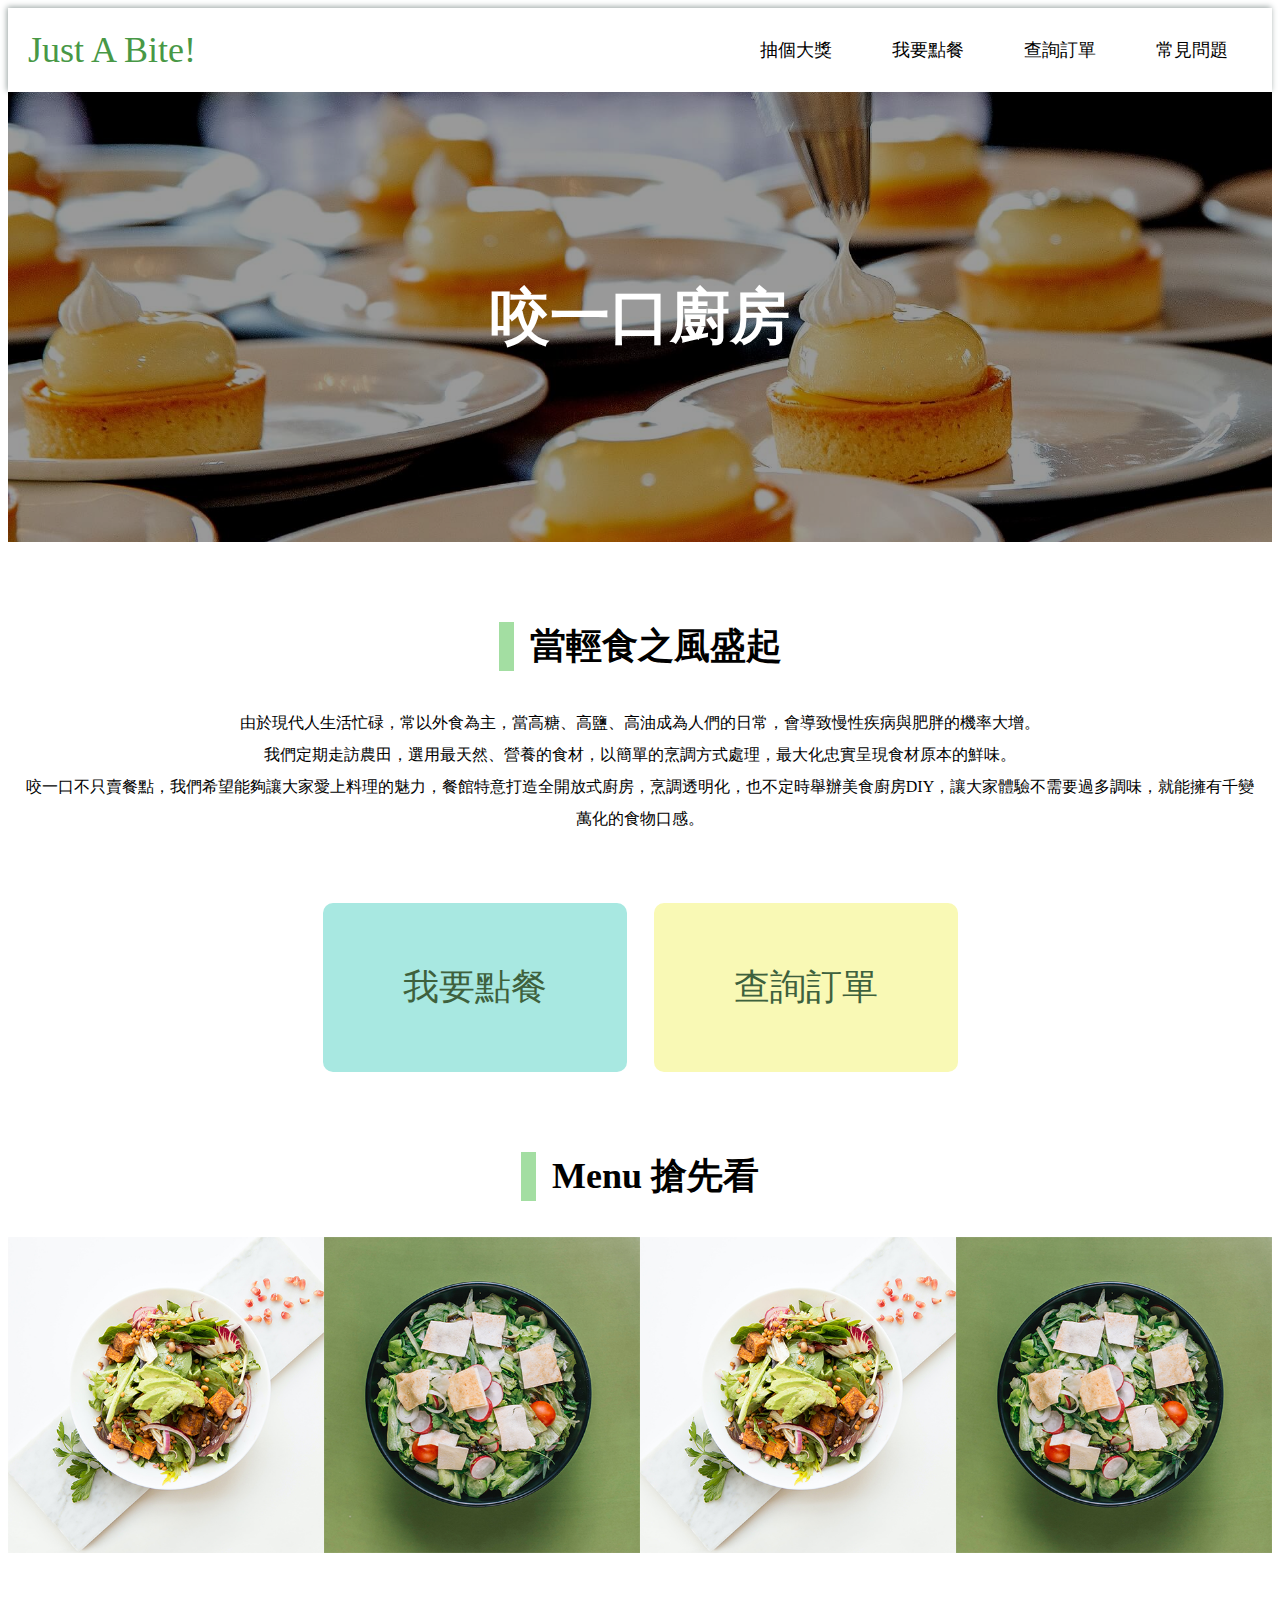
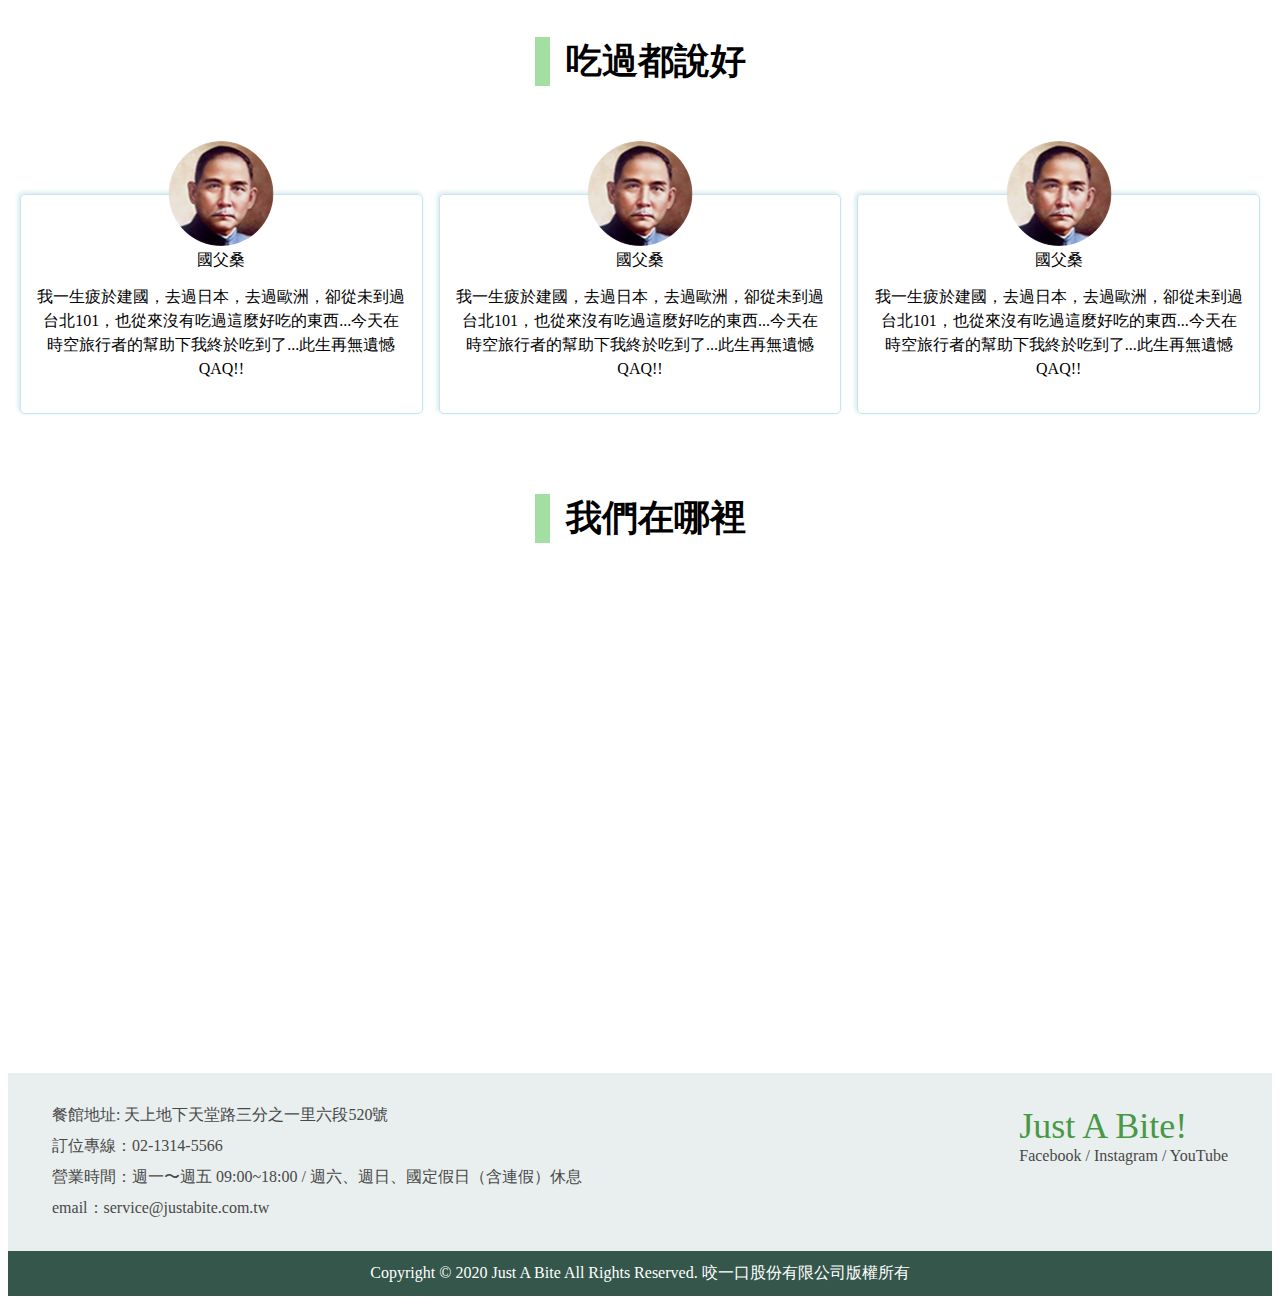
<file: examples/week10/restaurant-demo/index.html>
<!DOCTYPE html>

<html>
<head>
  <meta charset="utf-8">

  <title>餐廳官網</title>
  <meta name="viewport" content="width=device-width, initial-scale=1">
  <link rel="stylesheet" href="https://necolas.github.io/normalize.css/8.0.1/normalize.css" />
  <link rel="stylesheet" href="style.css" />

</head>

<body>
  <nav class="navbar">
    <div class="wrapper">
      <div class="navbar__site-name">
        <a href="index.html">Just A Bite!</a>
      </div>
      <ul class="navbar__list">
        <li><a href="lottery.html">抽個大獎</a></li>
        <li><a href="#">我要點餐</a></li>
        <li><a href="#">查詢訂單</a></li>
        <li><a href="faq.html">常見問題</a></li>
      </ul>
    </div>
  </nav>
  
  <section class="banner">
    <h1>咬一口廚房</h1>
  </section>
  <div class="wrapper">
    <section class="section">
      <h2 class="section__title">
        當輕食之風盛起
      </h2>
      <p class="section__desc">
        由於現代人生活忙碌，常以外食為主，當高糖、高鹽、高油成為人們的日常，會導致慢性疾病與肥胖的機率大增。
        <br>
        我們定期走訪農田，選用最天然、營養的食材，以簡單的烹調方式處理，最大化忠實呈現食材原本的鮮味。
        <br>
        咬一口不只賣餐點，我們希望能夠讓大家愛上料理的魅力，餐館特意打造全開放式廚房，烹調透明化，也不定時舉辦美食廚房DIY，讓大家體驗不需要過多調味，就能擁有千變萬化的食物口感。
      </p>
      <div class="buttons">
        <div class="button btn-order">
          我要點餐
        </div>
        <div class="button btn-query">
          查詢訂單
        </div>
      </div>
    </section>
  </div>

  <section class="section">
    <h2 class="section__title">
      Menu 搶先看
    </h2>
    <div class="section__images">
      <div><img src="images/f-001.png" /></div>
      <div><img src="images/f-002.png" /></div>
      <div><img src="images/f-001.png" /></div>
      <div><img src="images/f-002.png" /></div>
    </div>
  </section>
  <div class="wrapper">
    <section class="section">
      <h2 class="section__title">
        吃過都說好
      </h2>
      <div class="section__comments">
        <div class="comment">
          <div class="comment__author">
            <div class="comment__avatar">
              <img src="./images/avatar.png" />
            </div>
            <p>國父桑</p>
          </div>
          <div class="comment__content">
            我一生疲於建國，去過日本，去過歐洲，卻從未到過台北101，也從來沒有吃過這麼好吃的東西...今天在時空旅行者的幫助下我終於吃到了...此生再無遺憾 QAQ!!
          </div>
        </div>
        <div class="comment">
          <div class="comment__author">
            <div class="comment__avatar">
              <img src="./images/avatar.png" />
            </div>
            <p>國父桑</p>
          </div>
          <div class="comment__content">
            我一生疲於建國，去過日本，去過歐洲，卻從未到過台北101，也從來沒有吃過這麼好吃的東西...今天在時空旅行者的幫助下我終於吃到了...此生再無遺憾 QAQ!!
          </div>
        </div>
        <div class="comment">
          <div class="comment__author">
            <div class="comment__avatar">
              <img src="./images/avatar.png" />
            </div>
            <p>國父桑</p>
          </div>
          <div class="comment__content">
            我一生疲於建國，去過日本，去過歐洲，卻從未到過台北101，也從來沒有吃過這麼好吃的東西...今天在時空旅行者的幫助下我終於吃到了...此生再無遺憾 QAQ!!
          </div>
        </div>
      </div>
    </section>
    <section class="section">
      <h2 class="section__title">
        我們在哪裡
      </h2>
      <iframe src="https://www.google.com/maps/embed?pb=!1m18!1m12!1m3!1d3615.0027469641936!2d121.56234485066739!3d25.033980844367374!2m3!1f0!2f0!3f0!3m2!1i1024!2i768!4f13.1!3m3!1m2!1s0x3442abb6da9c9e1f%3A0x1206bcf082fd10a6!2zMTEw5Y-w5YyX5biC5L-h576p5Y2A5L-h576p6Lev5LqU5q61N-iZnw!5e0!3m2!1szh-TW!2stw!4v1591711072492!5m2!1szh-TW!2stw" width="100%" height="450" frameborder="0" style="border:0;" allowfullscreen="" aria-hidden="false" tabindex="0"></iframe>
    </section>
  </div>
  <footer>
    <div class="footer__top">
      <div class="wrapper">
        <div class="footer__info">
          <div>餐館地址: 天上地下天堂路三分之一里六段520號</div>
          <div>訂位專線：02-1314-5566</div>
          <div>營業時間：週一〜週五 09:00~18:00 / 週六、週日、國定假日（含連假）休息</div>
          <div>email：service@justabite.com.tw</div>
        </div>
        <div>
          <div class="footer__site">Just A Bite!</div>
          <div>Facebook / Instagram / YouTube</div>
        </div>
      </div>
    </div>
    <div class="footer__bottom">
      Copyright © 2020 Just A Bite All Rights Reserved. 咬一口股份有限公司版權所有
    </div>
  </footer>
</body>
</html>
</file>
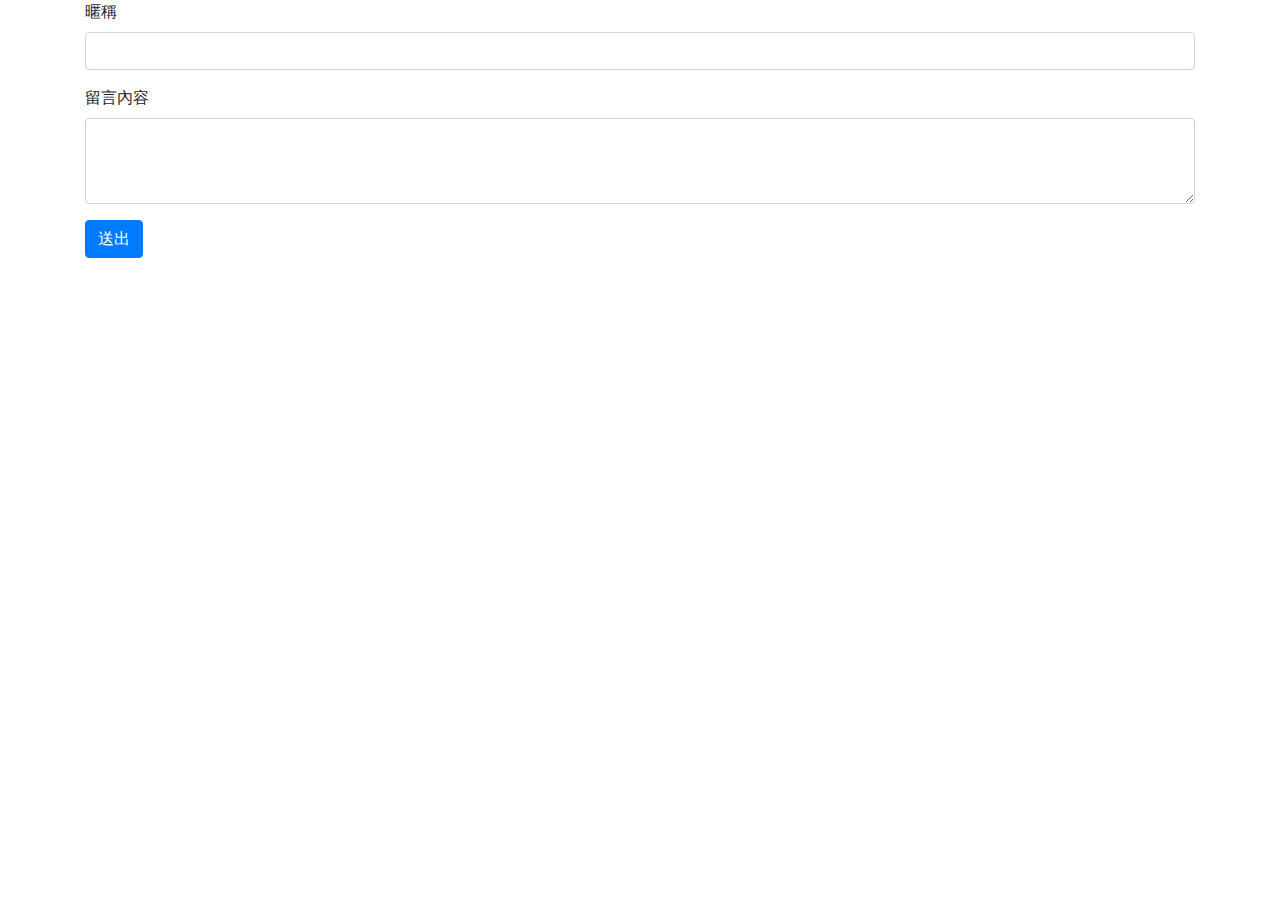
<file: examples/week12/hw1/index.html>
<!DOCTYPE html>

<html>
<head>
  <meta charset="utf-8">

  <title>Week12 留言板</title>
  <meta name="viewport" content="width=device-width, initial-scale=1">
  <script src="https://code.jquery.com/jquery-3.5.1.min.js"></script>
  <link rel="stylesheet" href="https://stackpath.bootstrapcdn.com/bootstrap/4.5.2/css/bootstrap.min.css" integrity="sha384-JcKb8q3iqJ61gNV9KGb8thSsNjpSL0n8PARn9HuZOnIxN0hoP+VmmDGMN5t9UJ0Z" crossorigin="anonymous">
  <style>
    .card {
      margin-top: 12px;
    }
  </style>
  <script>
    function escape(toOutput){
        return toOutput.replace(/\&/g, '&amp;')
            .replace(/\</g, '&lt;')
            .replace(/\>/g, '&gt;')
            .replace(/\"/g, '&quot;')
            .replace(/\'/g, '&#x27')
            .replace(/\//g, '&#x2F');
    }

    function appendCommentToDOM(container, comment, isPrepend) {
      const html = `
        <div class="card">
          <div class="card-body">
            <h5 class="card-title">${comment.id} ${escape(comment.nickname)}</h5>
            <p class="card-text">${escape(comment.content)}</p>
          </div>
        </div>
      `
      if (isPrepend) {
        container.prepend(html)
      } else {
        container.append(html)
      }
    }

    function getCommentsAPI(siteKey, before, cb) {
      let url = `http://localhost:8080/huli/be101/board-api/api_comments.php?site_key=${siteKey}`
      if (before) {
        url += '&before=' + before
      }
      $.ajax({
        url,
      }).done(function(data) {
        cb(data)
      });
    }

    const siteKey = 'huli'
    const loadMoreButtonHTML = '<button class="load-more btn btn-primary">載入更多</button>'
    let lastId = null
    let isEnd = false

    $(document).ready(() => {
      const commentDOM = $('.comments')
      getComments()

      $('.comments').on('click', '.load-more', () => {
        getComments()
      })

      $('.add-comment-form').submit(e => {
        e.preventDefault();
        const newCommentData = {
          site_key: 'huli',
          nickname: $('input[name=nickname]').val(),
          content: $('textarea[name=content]').val()
        }
        $.ajax({
          type: 'POST',
          url: 'http://localhost:8080/huli/be101/board-api/api_add_comments.php',
          data: newCommentData
        }).done(function(data) {
          if (!data.ok) {
            alert(data.message)
            return
          }
          $('input[name=nickname]').val('')
          $('textarea[name=content]').val('')
          appendCommentToDOM(commentDOM, newCommentData, true)
        });
      })
    })

    function getComments() {
      const commentDOM = $('.comments')
      $('.load-more').hide()
      if (isEnd) {
        return
      }
      getCommentsAPI(siteKey, lastId, data => {
        if (!data.ok) {
          alert(data.message)
          return
        }

        const comments = data.discussions;
        for (let comment of comments) {
          appendCommentToDOM(commentDOM, comment)
        }
        let length = comments.length
        if (length === 0) {
          isEnd = true
          $('.load-more').hide()
        } else {
          lastId = comments[length - 1].id
          $('.comments').append(loadMoreButtonHTML)
        }
        
      })
    }
  </script>
</head>

<body>
  <div class="container">
    <form class="add-comment-form">
      <div class="form-group">
        <label for="form-nickname">暱稱</label>
        <input name="nickname" type="text" class="form-control" id="form-nickname" >
      </div>
      <div class="form-group">
        <label for="content-textarea">留言內容</label>
        <textarea name='content' class="form-control" id="content-textarea" rows="3"></textarea>
      </div>
      <button type="submit" class="btn btn-primary">送出</button>
    </form>
    <div class="comments">
    </div>
  </div>

</body>
</html>
</file>
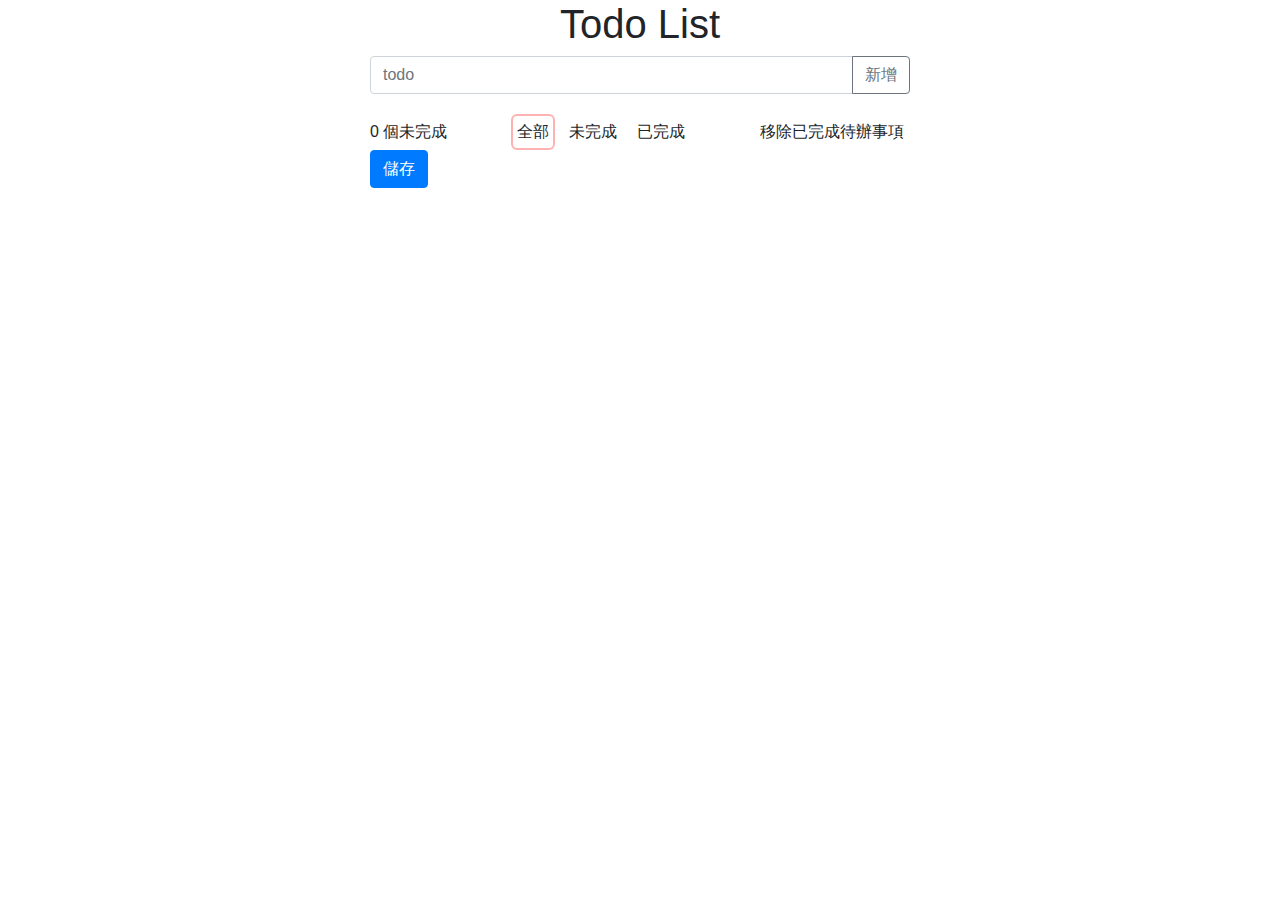
<file: examples/week12/hw2/index.html>
<!DOCTYPE html>

<html>
<head>
  <meta charset="utf-8">

  <title>Week12 Todo List</title>
  <meta name="viewport" content="width=device-width, initial-scale=1">
  <script src="https://code.jquery.com/jquery-3.5.1.js"></script>
  <link rel="stylesheet" href="https://stackpath.bootstrapcdn.com/bootstrap/4.5.2/css/bootstrap.min.css" integrity="sha384-JcKb8q3iqJ61gNV9KGb8thSsNjpSL0n8PARn9HuZOnIxN0hoP+VmmDGMN5t9UJ0Z" crossorigin="anonymous">
  <style>
    .btn-delete {
      opacity: 0;
    }
    .todo:hover .btn-delete {
      opacity: 1;
    }

    input[type=checkbox]:checked ~ label {
      text-decoration: line-through;
      color: rgba(0,0,0,0.3);
    }

    .todo__content-wrapper {
      flex: 1;
    }

    .todo__content {
      display: block;
    }

    .options div, .clear-all {
      cursor: pointer;
      border-radius: 6px;
      padding: 4px;
      border: 2px solid transparent;
    }

    .options div.active {
      border-color: rgba(255, 0, 0, 0.3);
    }

    .options div:hover {
      border-color: rgba(255, 0, 0, 0.5);
    }

    .todo {
      display: flex;
    }

  </style>
</head>

<body>
  <div class="container">
    <div class="row justify-content-center">
      <div class="col-lg-6">
        <h1 class="text-center">Todo List</h1>
        <div class="input-group mb-3">
          <input type="text" class="input-todo form-control" placeholder="todo">
          <div class="input-group-append">
            <button class="btn btn-add btn-outline-secondary" type="button">新增</button>
          </div>
        </div>
        <div class="todos list-group ">
          
        </div>
        <div class="info mt-1 d-flex justify-content-between align-items-center">
          <div><span class="uncomplete-count">0</span> 個未完成</div>
          <div class="options d-flex">
            <div class="active" data-filter="all">全部</div>
            <div class="ml-2" data-filter="uncomplete">未完成</div>
            <div class="ml-2" data-filter="done">已完成</div>
          </div>
          <div class="clear-all">
            移除已完成待辦事項
          </div>
        </div>
        <button type="button" class="btn btn-save btn-primary">儲存</button>

      </div>
    </div>
  </div>
  <script>
    let id = 1;
    let todos = []
    let todoCount = 0
    let uncompleteTodoCount = 0

    const template = `<div class="todo list-group-item list-group-item-action justify-content-between align-items-center {todoClass}">
            <div class="todo__content-wrapper custom-control custom-checkbox">
              <input type="checkbox" class="check-todo custom-control-input" id="todo-{id}">
              <label class="todo__content custom-control-label" for="todo-{id}">{content}</label>
            </div>
            <button type="button" class="btn-delete btn btn-danger">刪除</button>
          </div>`

    const searchParams = new URLSearchParams(window.location.search)
    const todoId = searchParams.get('id')

    if (todoId) {
      $.getJSON('http://localhost:8080/huli/be101/todo-api/get_todo.php?id=' + todoId, function(data) {
        todos = JSON.parse(data.data.todo)
        render()
      });
    }

    function render() {
      if (todos.length === 0) return
      $('.todos').empty()
      id = todos[todos.length - 1].id + 1
      todoCount = todos.length
      uncompleteTodoCount = todos.filter(todo => !todo.isDone).length
      for(let i=0; i<todos.length; i++) {
        const todo = todos[i]
        $('.todos').append(
          template
            .replace('{content}', escapeHtml(todo.content))
            .replace(/{id}/g, todo.id)
            .replace('{todoClass}', todo.isDone ? 'checked' : '')
        )
        if (todo.isDone) {
          $('#todo-' + todo.id).prop('checked', true)
        }
      }
      updateCounter()
    }

    $('.btn-add').click(() => {
      addTodo()
    })

    $('.input-todo').keydown(e => {
      if (e.key === 'Enter') {
        addTodo()
      }
    })

    $('.todos').on('click', '.btn-delete', (e) => {
      const deleteId = $(e.target).parent().find('.check-todo').attr('id').replace('todo-', '');
      todos = todos.filter(todo => {
        if (todo.id === Number(deleteId)) return false
        return true
      })
      render()
    })

    $('.todos').on('change', '.check-todo', (e) => {
      const target = $(e.target)
      const isChecked= target.is(":checked")
      const updateId = target.attr('id').replace('todo-', ''); 
      for(let i=0; i<todos.length; i++) {
        if (todos[i].id === Number(updateId)) {
          todos[i].isDone = isChecked
        }
      }
      render()
    })

    $('.clear-all').click(() => {
      todos = todos.filter(todo => !todo.isDone)
      render(todos)
    })

    $('.options').on('click', 'div', e => {
      const target = $(e.target)
      const filter = target.attr('data-filter')
      $('.options div.active').removeClass('active')
      target.addClass('active')
      if (filter === 'all') {
        $('.todo').show()
      } else if (filter === 'uncomplete') {
        $('.todo').show()
        $('.todo.checked').hide()
      } else { // done
        $('.todo').hide()
        $('.todo.checked').show()
      }
    })

    $('.btn-save').click(() => {
      const data = JSON.stringify(todos)
      $.ajax({
        type: 'POST',
        url: 'http://localhost:8080/huli/be101/todo-api/add_todo.php',
        data: {
          todo: data
        },
        success: function(res) {
          const respId = res.id
          window.location = 'index.html?id=' + respId
        },
        error: function() {
          alert('Erro QQ')
        }
      })
    })

    function updateCounter() {
      $('.uncomplete-count').text(uncompleteTodoCount)
    }


    function addTodo() {
      const value = $('.input-todo').val()
      if (!value) return
      todos.push({
        id: id,
        content: value,
        isDone: false
      })
      render()
      $('.input-todo').val('')
    }

    function escapeHtml(unsafe) {
      return unsafe
           .replace(/&/g, "&amp;")
           .replace(/</g, "&lt;")
           .replace(/>/g, "&gt;")
           .replace(/"/g, "&quot;")
           .replace(/'/g, "&#039;");
    }

  </script>
</body>
</html>
</file>
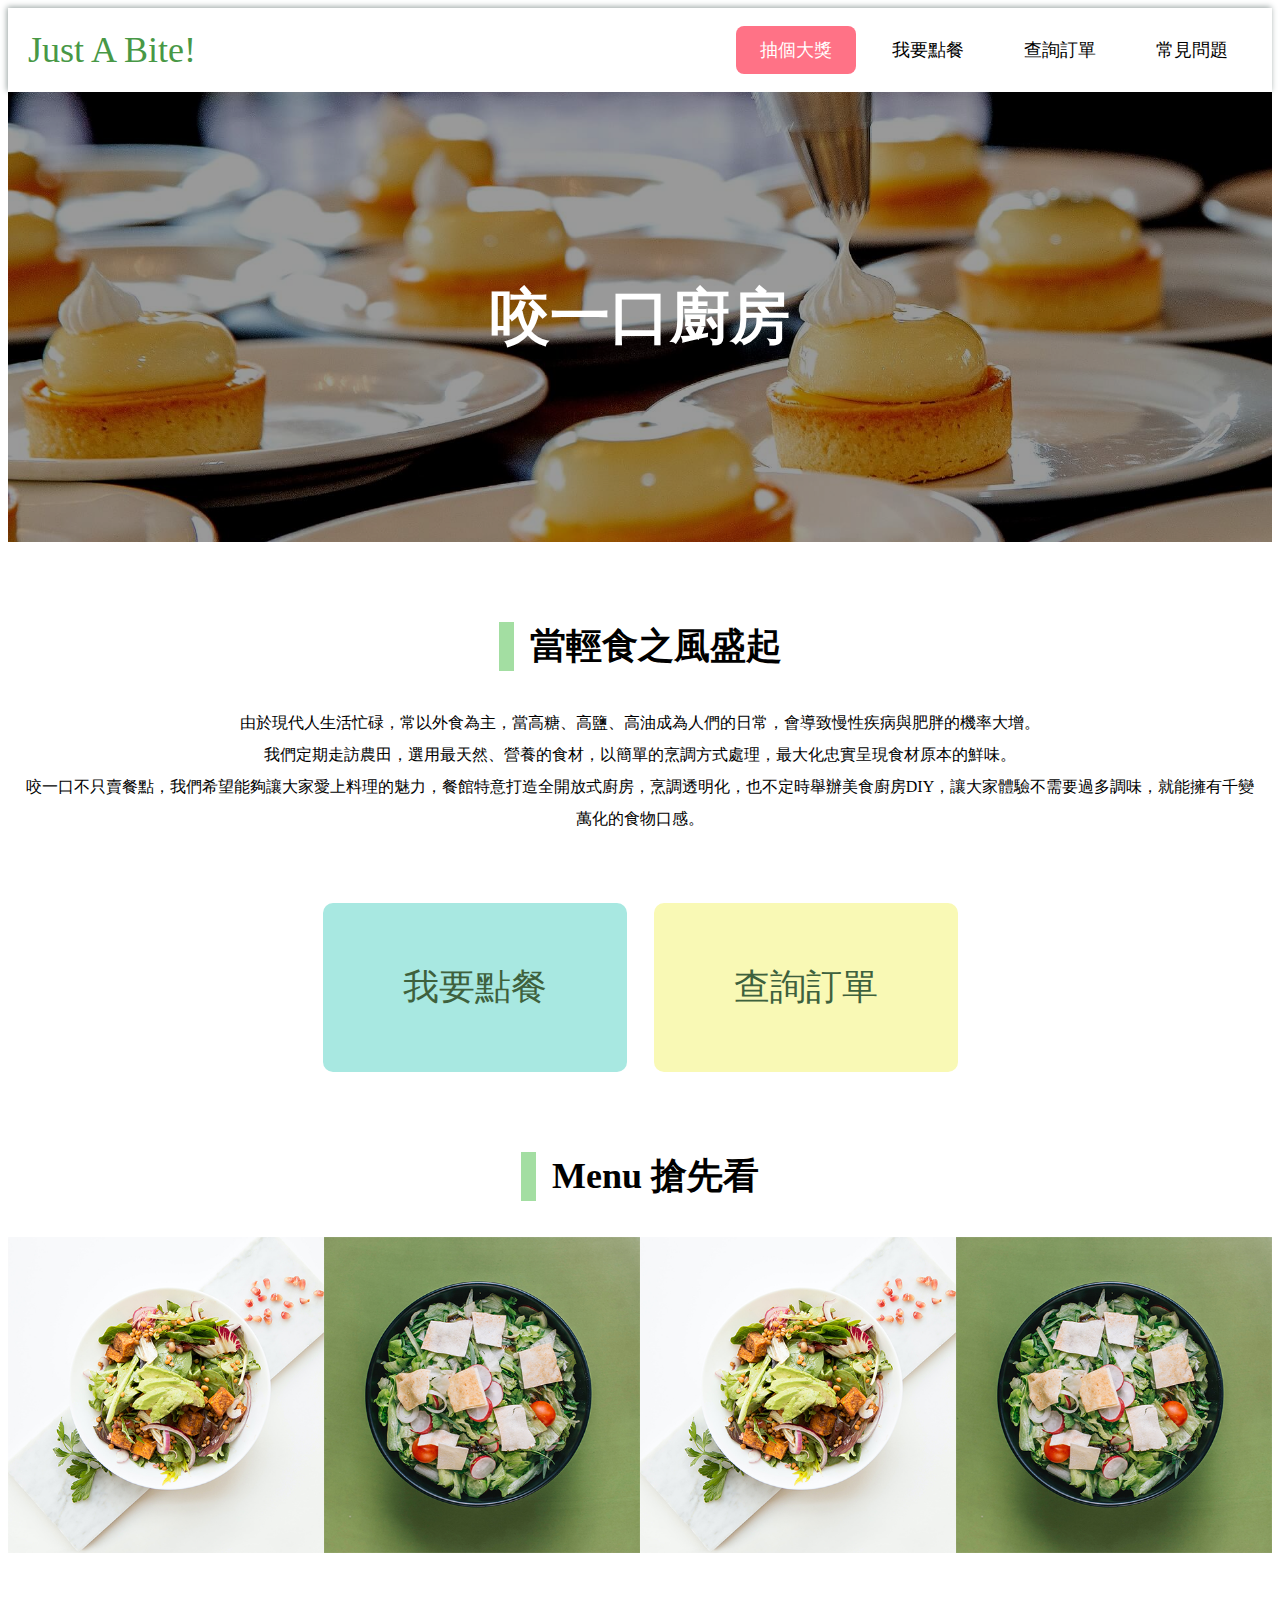
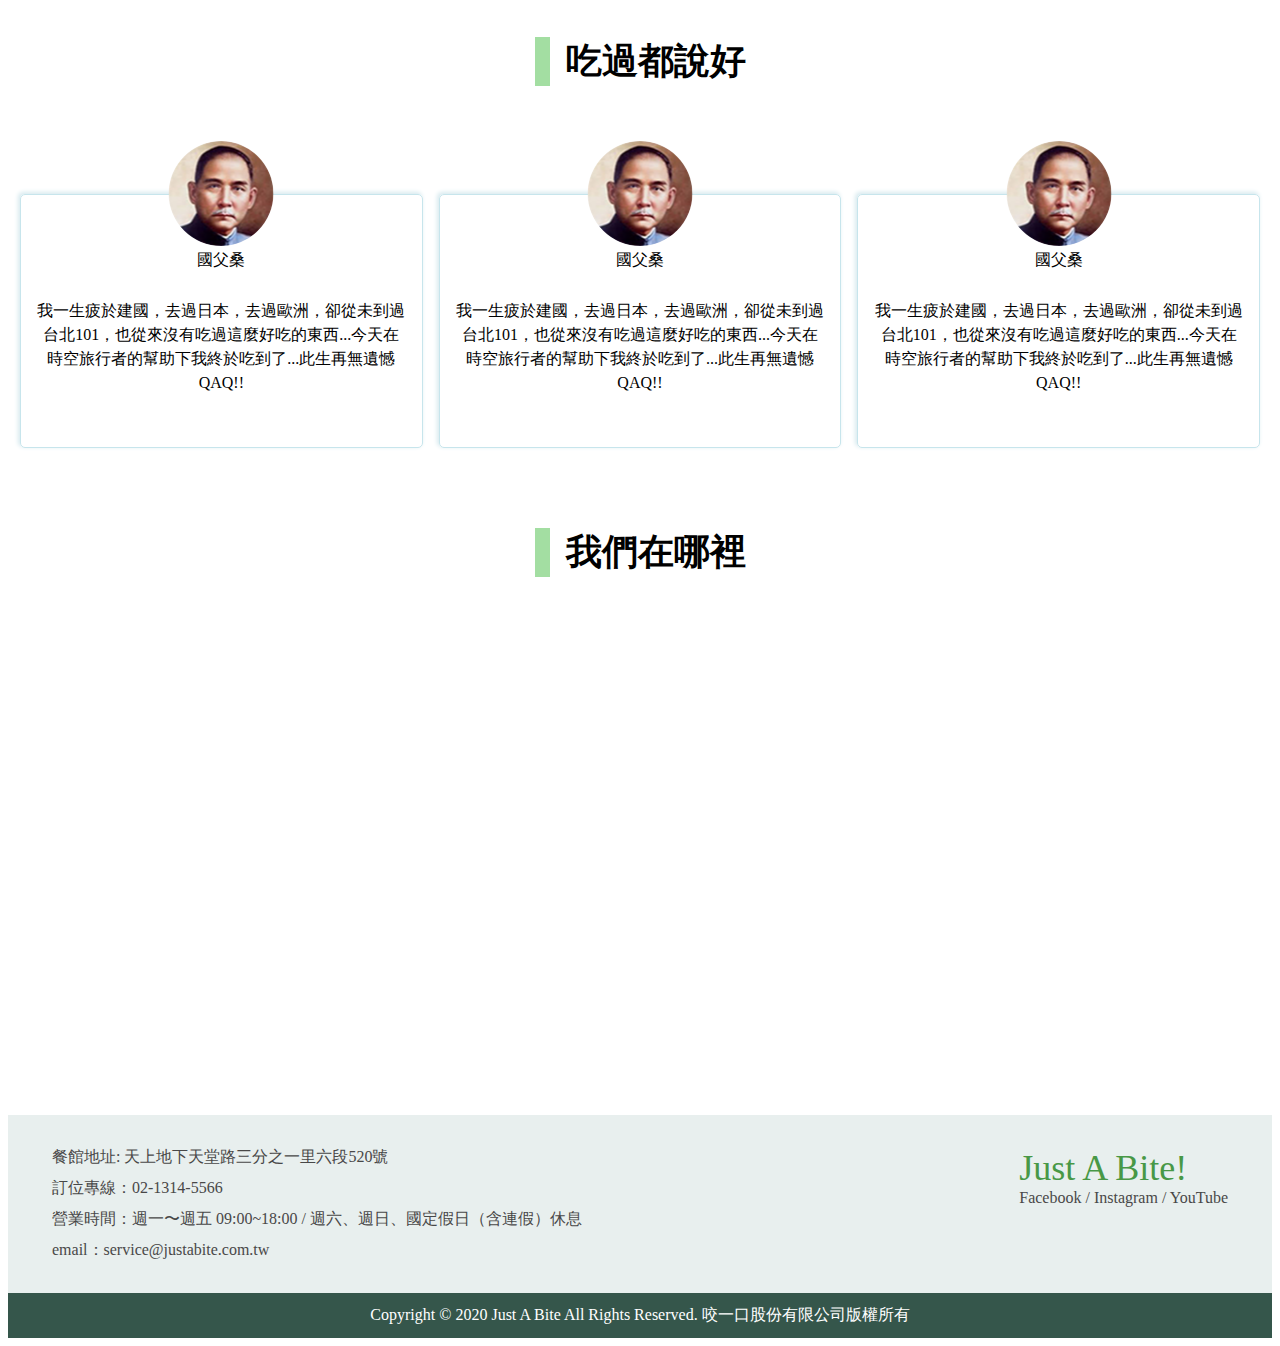
<file: examples/week6/hw1/index.html>
<!DOCTYPE html>

<html>
<head>
  <meta charset="utf-8">

  <title>餐廳官網</title>
  <meta name="viewport" content="width=device-width, initial-scale=1">
  <link rel="stylesheet" href="https://necolas.github.io/normalize.css/8.0.1/normalize.css" />

  <style>

    .navbar {
      box-shadow: -1.4px -1.4px 6px 0 #97a2a0;

    }
    .navbar .wrapper {
      display: flex;
      justify-content: space-between;
      align-items: center;
      height: 84px;
      background: white;
      padding: 0px 20px;
    }

    .navbar__site-name {
      color: #489846;
      font-size: 36px;
    }

    .navbar__list {
      list-style: none;
      margin: 0;
      padding: 0;
      display: flex;
      font-size: 18px;
    }

    .navbar__list li {
      margin-left: 12px;
      border-radius: 8px;
      transition: background 0.1s;
    }

    .navbar__list li.active, .navbar__list li:hover {
      background: #ff7286;
    }

    .navbar__list li.active a,
    .navbar__list li:hover a {
      color: white;
    }

    .navbar__list li a {
      display: block;
      text-decoration: none;
      color: black;
      padding: 12px 24px;
    }

    .wrapper {
      max-width: 1280px;
      margin: 0 auto;
      padding: 0px 12px;
    }

    .banner {
      position: relative;
      height: 450px;
      background: url(bg.jpg) center/cover no-repeat;
    }

    .banner:after {
      content: "";
      position: absolute;
      background: rgba(0, 0, 0, 0.4);
      top: 0;
      left: 0;
      right: 0;
      bottom: 0;
    }

    .banner h1 {
      display: inline-block;
      position: relative;
      margin: 0;
      color: white;
      z-index: 2;
      top: 50%;
      left: 50%;
      transform: translate(-50%, -50%);
      font-size: 60px;
      font-weight: bold;
    }

    h2 {
      margin: 0;
    }

    .section {
      text-align: center;
      margin-top: 80px;
    }

    .section__title {
      display: inline-block;
      font-size: 36px;
      border-left: solid 15px #a3dea2;
      padding-left: 16px;
      margin-bottom: 36px;
    }

    .section__desc {
      font-size: 16px;
      line-height: 2em;
      margin: 0px 0px 68px 0px;
    }

    .button {
      padding: 60px 80px;
      font-size: 36px;
      color: #3e613d;
      display: inline-block;
      border-radius: 10px;
      cursor: pointer;
      transition: transform 0.1s;
    }

    .button:hover {
      transform: scale(1.1);
    }

    .btn-order {
      background: #a8e8e1;
    }

    .btn-query {
      margin-left: 23px;
      background: #f9f9b5;
    }

    .section__images {
      display: flex;
    }

    .section__images div {
      width: 25%;
    }

    .section__images img {
      width: 100%;
    }

    footer {
      margin-top: 48px;
    }

    .footer__bottom {
      background: #35564b;
      padding: 12px;
      text-align: center;
      color: white;
      font-size: 16px;
    }

    .footer__top {
      background: #e8efee;
      padding: 32px;
      color: #484848;
    }

    .footer__top .wrapper {
      display: flex;
      justify-content: space-between;
    }

    .footer__info {
      margin-right: 16px;
    }

    .footer__info div + div {
      margin-top: 10px;
    }

    .footer__site {
      font-size: 36px;
      color: #489846;
    }

    .section__comments {
      display: flex;
      margin-top: 72px;
    }

    .comment {
      border-radius: 5px;
      box-shadow: -1.4px -1.4px 4px 0 #d8eaef;
      border: solid 1px #c7e5ec;
      height: 220px;
      padding: 16px;
      position: relative;
    }

    .comment + .comment {
      margin-left: 16px;
    }

    .comment__avatar {
      width: 105px;
      height: 105px;
      border-radius: 50%;
      overflow: hidden;
    }

    .comment__avatar img {
      width: 100%;
      height: 100%;
    }

    .comment__author {
      display: inline-block;
      position: absolute;
      top: 18px;
      left: 50%;
      transform: translate(-50%, -50%);
    }

    .comment__author p {
      margin-top: 5px;
      line-height: 18px;
    }

    .comment__content {
      position: relative;
      top: 40%;
      line-height: 1.5em;
    }

    @media(max-width: 768px) {
      .navbar .wrapper {
        height: 120px;
        flex-direction: column;
        justify-content: space-between;
        padding: 0px;
      }

      .navbar__site-name {
        margin-top: 10px;
      }

      .navbar__list {
        display: flex;
        width: 100%;
      }

      .navbar__list li {
        flex: 1;
        margin-left: 0;
        border-radius: 0;
        text-align: center;
      }

      .btn-query {
        margin-left: 0;
        margin-top: 16px;
      }

      .section__images {
        flex-direction: column;

      }

      .section__images div {
        width: 100%;
      }

      .footer__top .wrapper {
        flex-direction: column-reverse;
      }

      .footer__info {
        margin-right: 0;
        margin-top: 16px;
      }

      .section__comments {
        flex-direction: column;
      }

      .comment + .comment {
        margin-left: 0;
        margin-top: 82px;
      }
    }

   
  </style>
</head>

<body>
  <nav class="navbar">
    <div class="wrapper">
      <div class="navbar__site-name">
        Just A Bite!
      </div>
      <ul class="navbar__list">
        <li class="active"><a href="#">抽個大獎</a></li>
        <li><a href="#">我要點餐</a></li>
        <li><a href="#">查詢訂單</a></li>
        <li><a href="#">常見問題</a></li>
      </ul>
    </div>
  </nav>
  
  <section class="banner">
    <h1>咬一口廚房</h1>
  </section>
  <div class="wrapper">
    <section class="section">
      <h2 class="section__title">
        當輕食之風盛起
      </h2>
      <p class="section__desc">
        由於現代人生活忙碌，常以外食為主，當高糖、高鹽、高油成為人們的日常，會導致慢性疾病與肥胖的機率大增。
        <br>
        我們定期走訪農田，選用最天然、營養的食材，以簡單的烹調方式處理，最大化忠實呈現食材原本的鮮味。
        <br>
        咬一口不只賣餐點，我們希望能夠讓大家愛上料理的魅力，餐館特意打造全開放式廚房，烹調透明化，也不定時舉辦美食廚房DIY，讓大家體驗不需要過多調味，就能擁有千變萬化的食物口感。
      </p>
      <div class="buttons">
        <div class="button btn-order">
          我要點餐
        </div>
        <div class="button btn-query">
          查詢訂單
        </div>
      </div>
    </section>
  </div>

  <section class="section">
    <h2 class="section__title">
      Menu 搶先看
    </h2>
    <div class="section__images">
      <div><img src="f-001.png" /></div>
      <div><img src="f-002.png" /></div>
      <div><img src="f-001.png" /></div>
      <div><img src="f-002.png" /></div>
    </div>
  </section>
  <div class="wrapper">
    <section class="section">
      <h2 class="section__title">
        吃過都說好
      </h2>
      <div class="section__comments">
        <div class="comment">
          <div class="comment__author">
            <div class="comment__avatar">
              <img src="./avatar.png" />
            </div>
            <p>國父桑</p>
          </div>
          <div class="comment__content">
            我一生疲於建國，去過日本，去過歐洲，卻從未到過台北101，也從來沒有吃過這麼好吃的東西...今天在時空旅行者的幫助下我終於吃到了...此生再無遺憾 QAQ!!
          </div>
        </div>
        <div class="comment">
          <div class="comment__author">
            <div class="comment__avatar">
              <img src="./avatar.png" />
            </div>
            <p>國父桑</p>
          </div>
          <div class="comment__content">
            我一生疲於建國，去過日本，去過歐洲，卻從未到過台北101，也從來沒有吃過這麼好吃的東西...今天在時空旅行者的幫助下我終於吃到了...此生再無遺憾 QAQ!!
          </div>
        </div>
        <div class="comment">
          <div class="comment__author">
            <div class="comment__avatar">
              <img src="./avatar.png" />
            </div>
            <p>國父桑</p>
          </div>
          <div class="comment__content">
            我一生疲於建國，去過日本，去過歐洲，卻從未到過台北101，也從來沒有吃過這麼好吃的東西...今天在時空旅行者的幫助下我終於吃到了...此生再無遺憾 QAQ!!
          </div>
        </div>
      </div>
    </section>
    <section class="section">
      <h2 class="section__title">
        我們在哪裡
      </h2>
      <iframe src="https://www.google.com/maps/embed?pb=!1m18!1m12!1m3!1d3615.0027469641936!2d121.56234485066739!3d25.033980844367374!2m3!1f0!2f0!3f0!3m2!1i1024!2i768!4f13.1!3m3!1m2!1s0x3442abb6da9c9e1f%3A0x1206bcf082fd10a6!2zMTEw5Y-w5YyX5biC5L-h576p5Y2A5L-h576p6Lev5LqU5q61N-iZnw!5e0!3m2!1szh-TW!2stw!4v1591711072492!5m2!1szh-TW!2stw" width="100%" height="450" frameborder="0" style="border:0;" allowfullscreen="" aria-hidden="false" tabindex="0"></iframe>
    </section>
  </div>
  <footer>
    <div class="footer__top">
      <div class="wrapper">
        <div class="footer__info">
          <div>餐館地址: 天上地下天堂路三分之一里六段520號</div>
          <div>訂位專線：02-1314-5566</div>
          <div>營業時間：週一〜週五 09:00~18:00 / 週六、週日、國定假日（含連假）休息</div>
          <div>email：service@justabite.com.tw</div>
        </div>
        <div>
          <div class="footer__site">Just A Bite!</div>
          <div>Facebook / Instagram / YouTube</div>
        </div>
      </div>
    </div>
    <div class="footer__bottom">
      Copyright © 2020 Just A Bite All Rights Reserved. 咬一口股份有限公司版權所有
    </div>
  </footer>
</body>
</html>
</file>
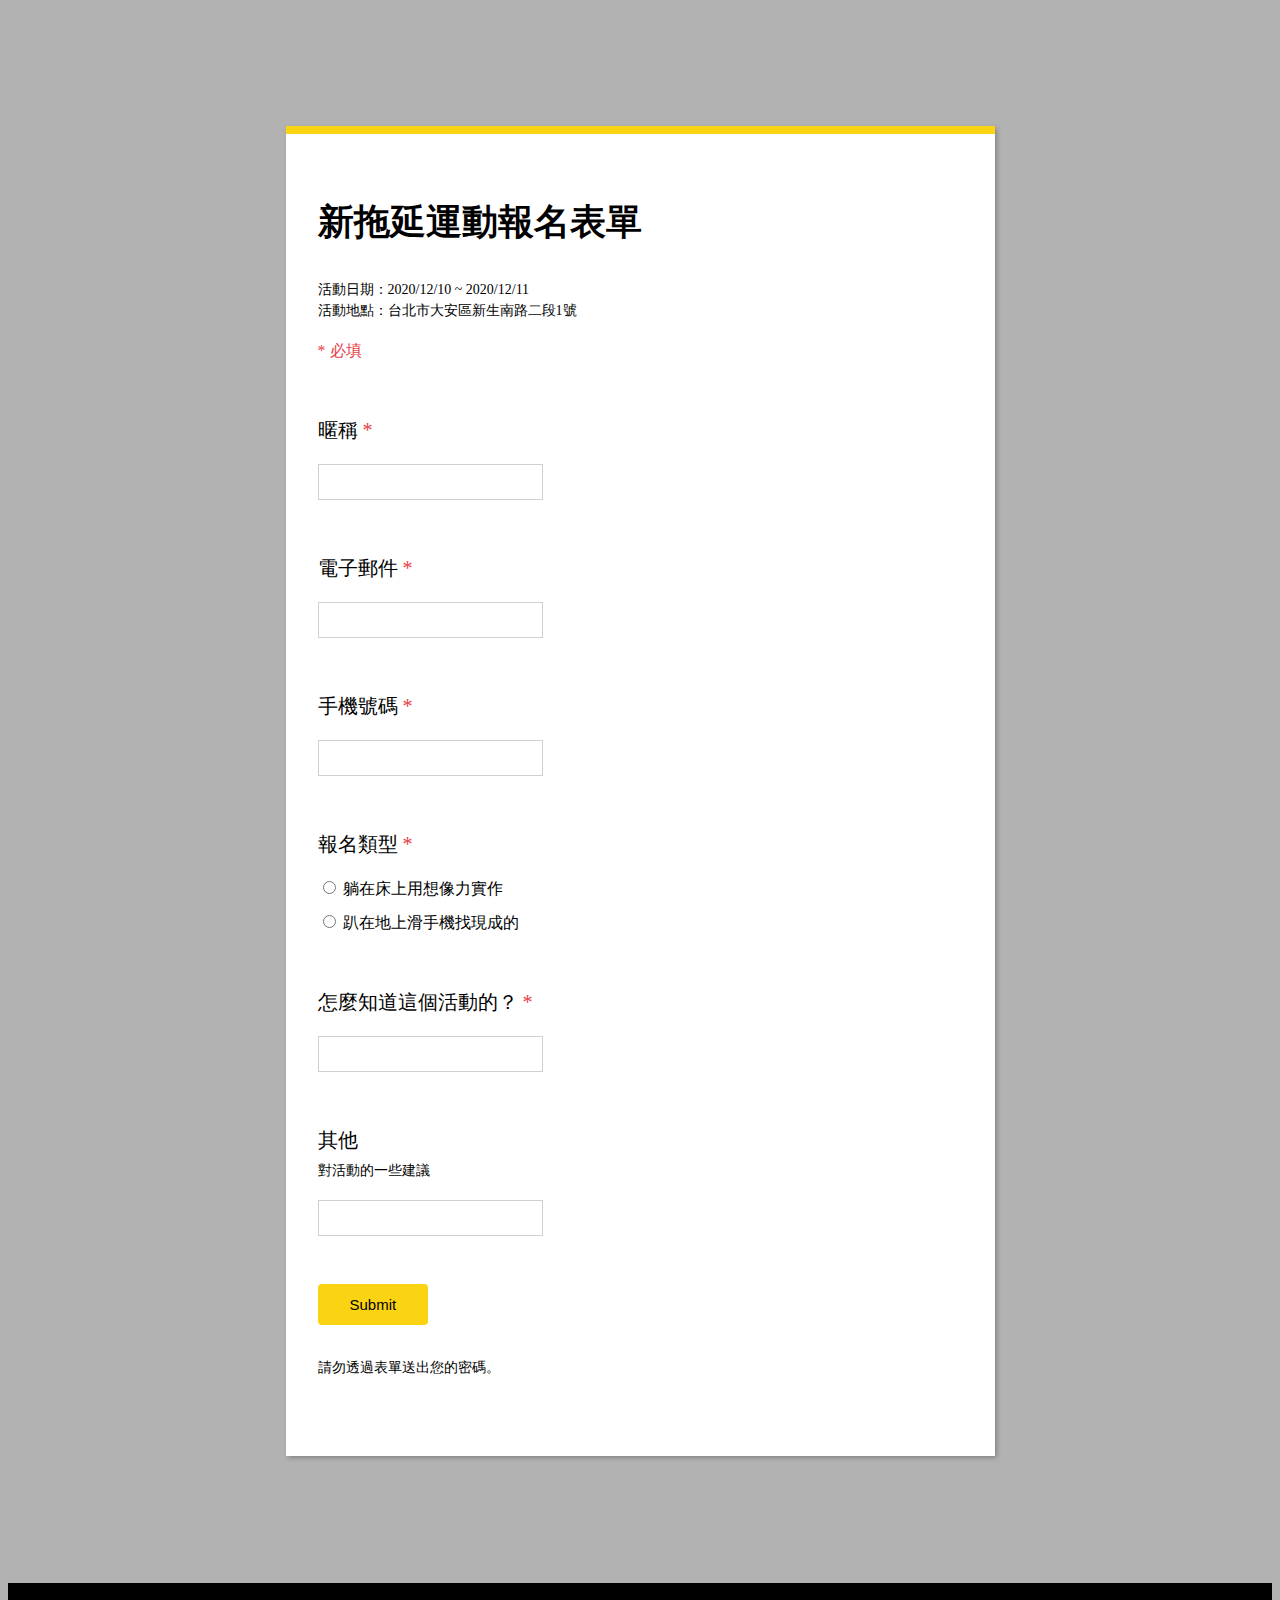
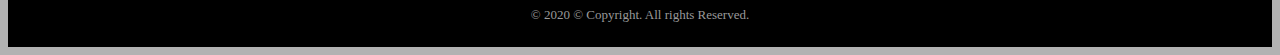
<file: examples/week6/hw2/index.html>
<!DOCTYPE html>

<html>
<head>
  <meta charset="utf-8">

  <title>表單</title>
  <meta name="viewport" content="width=device-width, initial-scale=1">
  <link rel="stylesheet" href="https://necolas.github.io/normalize.css/8.0.1/normalize.css" />

  <style>
      body {
        background: rgba(0, 0, 0, 0.3);
      }

      .wrapper {
        max-width: 645px;
        background: white;
        margin: 10% auto;
        box-shadow: 1.8px 2.4px 5px 0 rgba(0, 0, 0, 0.3);
        border-top: solid 8px #fad312;
        padding: 64px 32px;
      }

      .apply-form__title {
        margin: 0;
        font-size: 36px;
        font-weight: bold;
      }

      .apply-form__desc {
        margin-top: 32px;
        font-size: 14px;
        line-height: 1.5em;
      }

      .apply-form__notice {
        color: #e74149;
        font-size: 16px;
        margin-top: 20px;
      }

      .input-block {
        margin-top: 55px;
      }

      .input-block__title {
        font-size: 20px;
      }

      .input-block__desc {
        font-size: 14px;
        margin-top: 8px;
      }

      .input-block__input {
        margin-top: 20px;
      }

      .input-block__input input[type=text] {
        border: solid 1px #d0d0d0;
        font-size: 16px;
        padding: 8px;
      }

      .input-block__input label {
        display: block;
        margin-top: 12px;
      }

      .required:after {
        content: '*';
        color: #e74149;
      }

      .apply-form__submit {
        background: #fad312;
        color: black;
        font-size: 15px;
        padding: 12px 32px;
        margin-top: 48px;
        border: none;
        border-radius: 4px;
      }

      footer {
        background: black;
        color: #999999;
        font-size: 13px;
        text-align: center;
        padding: 24px 12px;
      }

  </style>
</head>

<body>
  <div class="wrapper">
    <form class="apply-form">
      <h1 class="apply-form__title">新拖延運動報名表單</h1>
      <p class="apply-form__desc">
        活動日期：2020/12/10 ~ 2020/12/11<br>
        活動地點：台北市大安區新生南路二段1號
      </p>
      <p class="apply-form__notice">
        * 必填
      </p>
      <div class="input-block">
        <div class="input-block__title required">
          暱稱
        </div>
        <div class="input-block__input">
          <input name="nickname" type="text" />
        </div>
      </div>
      <div class="input-block">
        <div class="input-block__title required">
          電子郵件
        </div>
        <div class="input-block__input">
          <input name="email" type="text" />
        </div>
      </div>
      <div class="input-block">
        <div class="input-block__title required">
          手機號碼
        </div>
        <div class="input-block__input">
          <input name="phone" type="text" />
        </div>
      </div>
      <div class="input-block">
        <div class="input-block__title required">
          報名類型
        </div>
        <div class="input-block__input">
          <label>
            <input name="type" value="1" type="radio" /> 躺在床上用想像力實作
          </label>

          <label>
            <input name="type" value="2" type="radio" />
             趴在地上滑手機找現成的
          </label>
        </div>
      </div>
      <div class="input-block">
        <div class="input-block__title required">
          怎麼知道這個活動的？
        </div>
        <div class="input-block__input">
          <input name="referal" type="text" />
        </div>
      </div>
      <div class="input-block">
        <div class="input-block__title">
          其他
        </div>
        <div class="input-block__desc">
          對活動的一些建議
        </div>
        <div class="input-block__input">
          <input name="nickname" type="text" />
        </div>
      </div>
      <input class="apply-form__submit" type="submit" />
      <p class="apply-form__desc">
        請勿透過表單送出您的密碼。
      </p>
    </form>
  </div>
  <footer>© 2020 © Copyright. All rights Reserved.</footer>
  
</body>
</html>
</file>
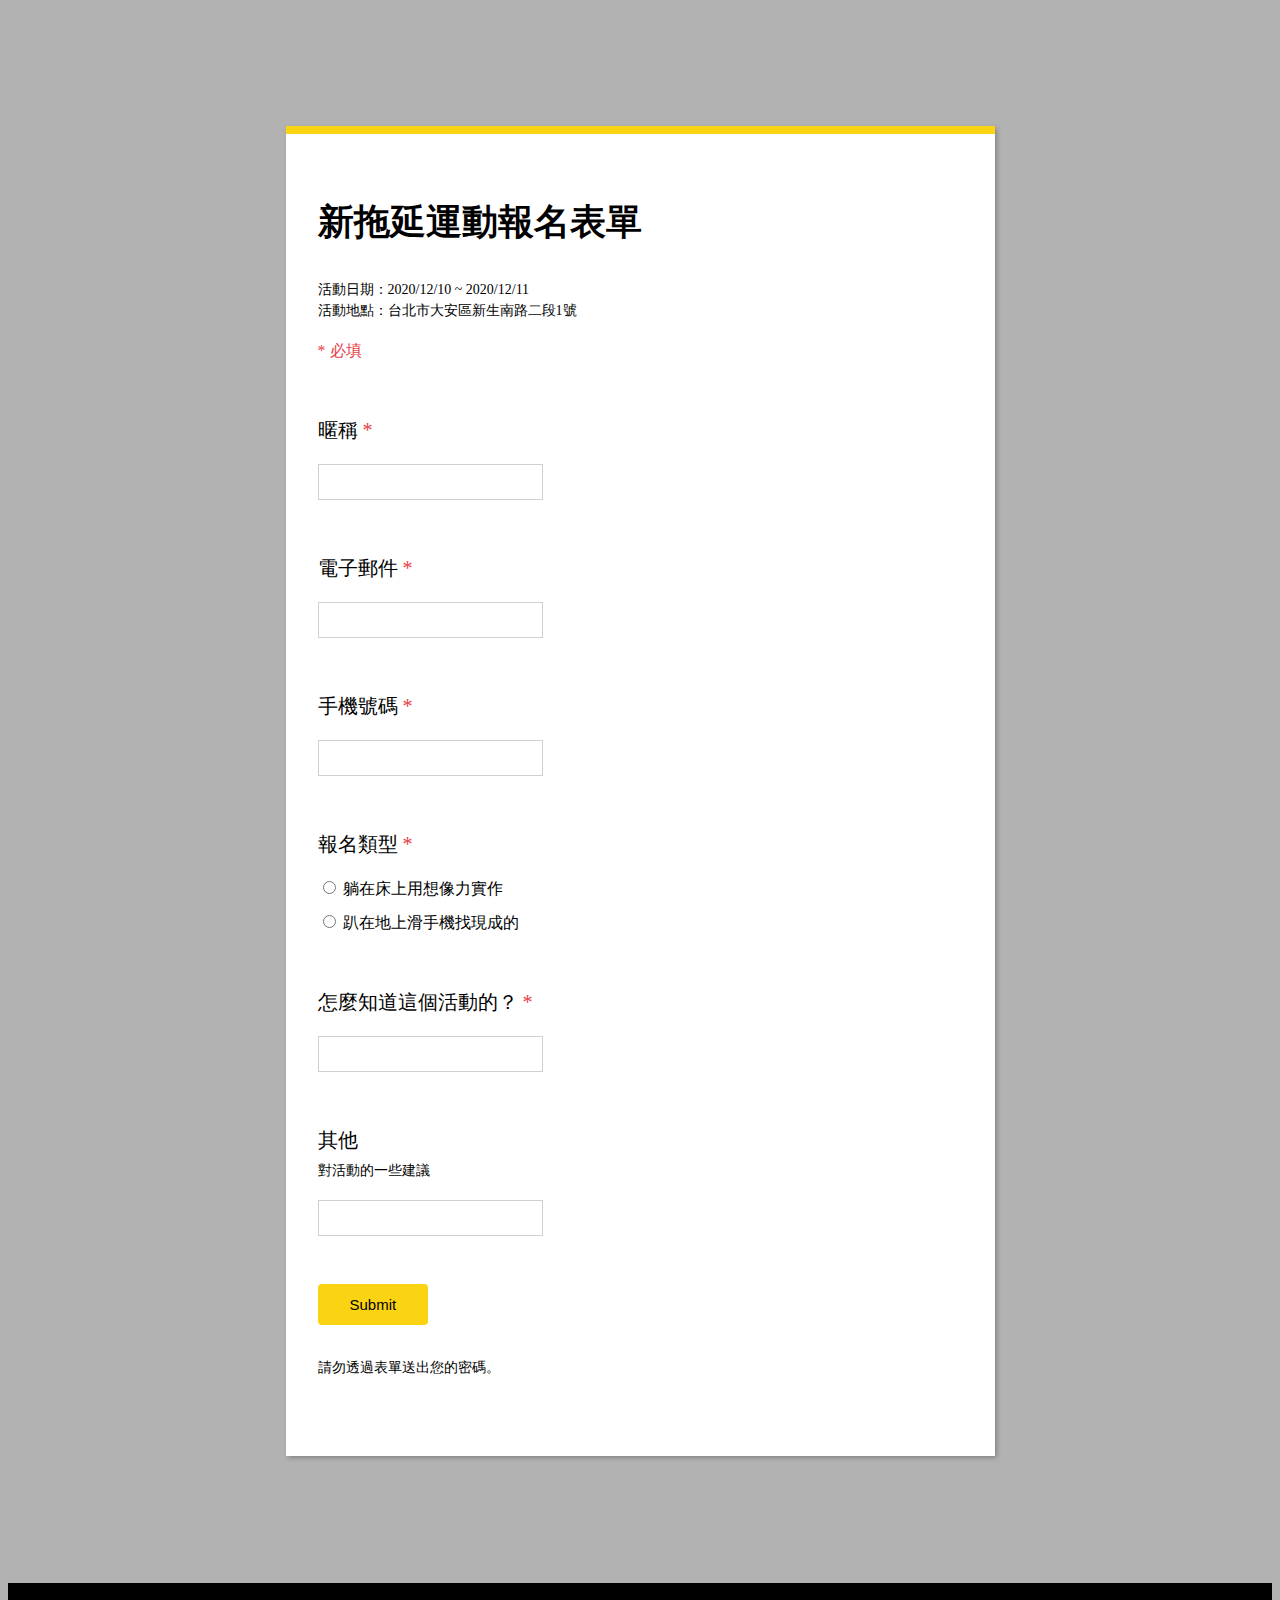
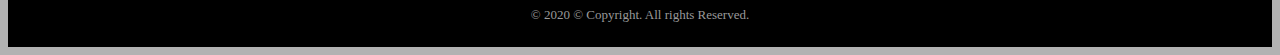
<file: examples/week7/hw1/index.html>
<!DOCTYPE html>

<html>
<head>
  <meta charset="utf-8">

  <title>表單</title>
  <meta name="viewport" content="width=device-width, initial-scale=1">
  <link rel="stylesheet" href="https://necolas.github.io/normalize.css/8.0.1/normalize.css" />

  <style>
      body {
        background: rgba(0, 0, 0, 0.3);
      }

      .wrapper {
        max-width: 645px;
        background: white;
        margin: 10% auto;
        box-shadow: 1.8px 2.4px 5px 0 rgba(0, 0, 0, 0.3);
        border-top: solid 8px #fad312;
        padding: 64px 32px;
      }

      .apply-form__title {
        margin: 0;
        font-size: 36px;
        font-weight: bold;
      }

      .apply-form__desc {
        margin-top: 32px;
        font-size: 14px;
        line-height: 1.5em;
      }

      .apply-form__notice {
        color: #e74149;
        font-size: 16px;
        margin-top: 20px;
      }

      .input-block {
        margin-top: 55px;
      }

      .input-block__title {
        font-size: 20px;
      }

      .input-block__desc {
        font-size: 14px;
        margin-top: 8px;
      }

      .input-block__input {
        margin-top: 20px;
      }

      .input-block__input input[type=text] {
        border: solid 1px #d0d0d0;
        font-size: 16px;
        padding: 8px;
      }

      .input-block__input label {
        display: block;
        margin-top: 12px;
      }

      .input-block__error {
        margin-top: 4px;
        color: #e74149;
        position: absolute;
      }

      .required .input-block__title:after {
        content: '*';
        color: #e74149;
      }

      .apply-form__submit {
        background: #fad312;
        color: black;
        font-size: 15px;
        padding: 12px 32px;
        margin-top: 48px;
        border: none;
        border-radius: 4px;
      }

      footer {
        background: black;
        color: #999999;
        font-size: 13px;
        text-align: center;
        padding: 24px 12px;
      }

      .hide-error .input-block__error {
        visibility: hidden;
      }

  </style>
</head>

<body>
  <div class="wrapper">
    <form class="apply-form">
      <h1 class="apply-form__title">新拖延運動報名表單</h1>
      <p class="apply-form__desc">
        活動日期：2020/12/10 ~ 2020/12/11<br>
        活動地點：台北市大安區新生南路二段1號
      </p>
      <p class="apply-form__notice">
        * 必填
      </p>
      <div class="input-block required hide-error">
        <div class="input-block__title ">
          暱稱
        </div>
        <div class="input-block__input">
          <input name="nickname" type="text" />
        </div>
        <div class="input-block__error">請輸入暱稱</div>
      </div>
      <div class="input-block required hide-error">
        <div class="input-block__title">
          電子郵件
        </div>
        <div class="input-block__input">
          <input name="email" type="text" />
        </div>
        <div class="input-block__error">請輸入電子郵件</div>
      </div>
      <div class="input-block required hide-error">
        <div class="input-block__title">
          手機號碼
        </div>
        <div class="input-block__input">
          <input name="phone" type="text" />
        </div>
        <div class="input-block__error">請輸入手機號碼</div>
      </div>
      <div class="input-block required hide-error">
        <div class="input-block__title">
          報名類型
        </div>
        <div class="input-block__input">
          <label>
            <input name="type" value="1" type="radio" /> 躺在床上用想像力實作
          </label>

          <label>
            <input name="type" value="2" type="radio" />
             趴在地上滑手機找現成的
          </label>
        </div>
        <div class="input-block__error">請輸入報名類型</div>
      </div>
      <div class="input-block required hide-error">
        <div class="input-block__title">
          怎麼知道這個活動的？
        </div>
        <div class="input-block__input">
          <input name="referal" type="text" />
        </div>
        <div class="input-block__error">請輸入資料</div>
      </div>
      
      <div class="input-block">
        <div class="input-block__title">
          其他
        </div>
        <div class="input-block__desc">
          對活動的一些建議
        </div>
        <div class="input-block__input">
          <input name="nickname" type="text" />
        </div>
      </div>
      <input class="apply-form__submit" type="submit" />
      <p class="apply-form__desc">
        請勿透過表單送出您的密碼。
      </p>
    </form>
  </div>
  <footer>© 2020 © Copyright. All rights Reserved.</footer>
  <script>
      document
        .querySelector('form')
        .addEventListener('submit', function(e) {
          e.preventDefault()
          let hasError = false
          let values = {}

          const elements = document.querySelectorAll('.required')
          for(element of elements) {
            const radios = element.querySelectorAll('input[type=radio]')
            const input = element.querySelector('input[type=text]')
            let isValid = true
            if (input) {
              values[input.name] = input.value
              if (!input.value) {
                isValid = false
              }
            } else if (radios.length) {
              isValid = [...radios].some(radio => radio.checked)
              if (isValid) {
                let r = element.querySelector('input[type=radio]:checked')
                values[r.name] = r.value
              }
            } else {
              continue
            }
            
            if (!isValid) {
              element.classList.remove('hide-error')
              hasError = true
            } else {
              element.classList.add('hide-error')
            }
          }

          if (!hasError) {
            alert(JSON.stringify(values))
          }
          
      })
  </script>
</body>
</html>
</file>
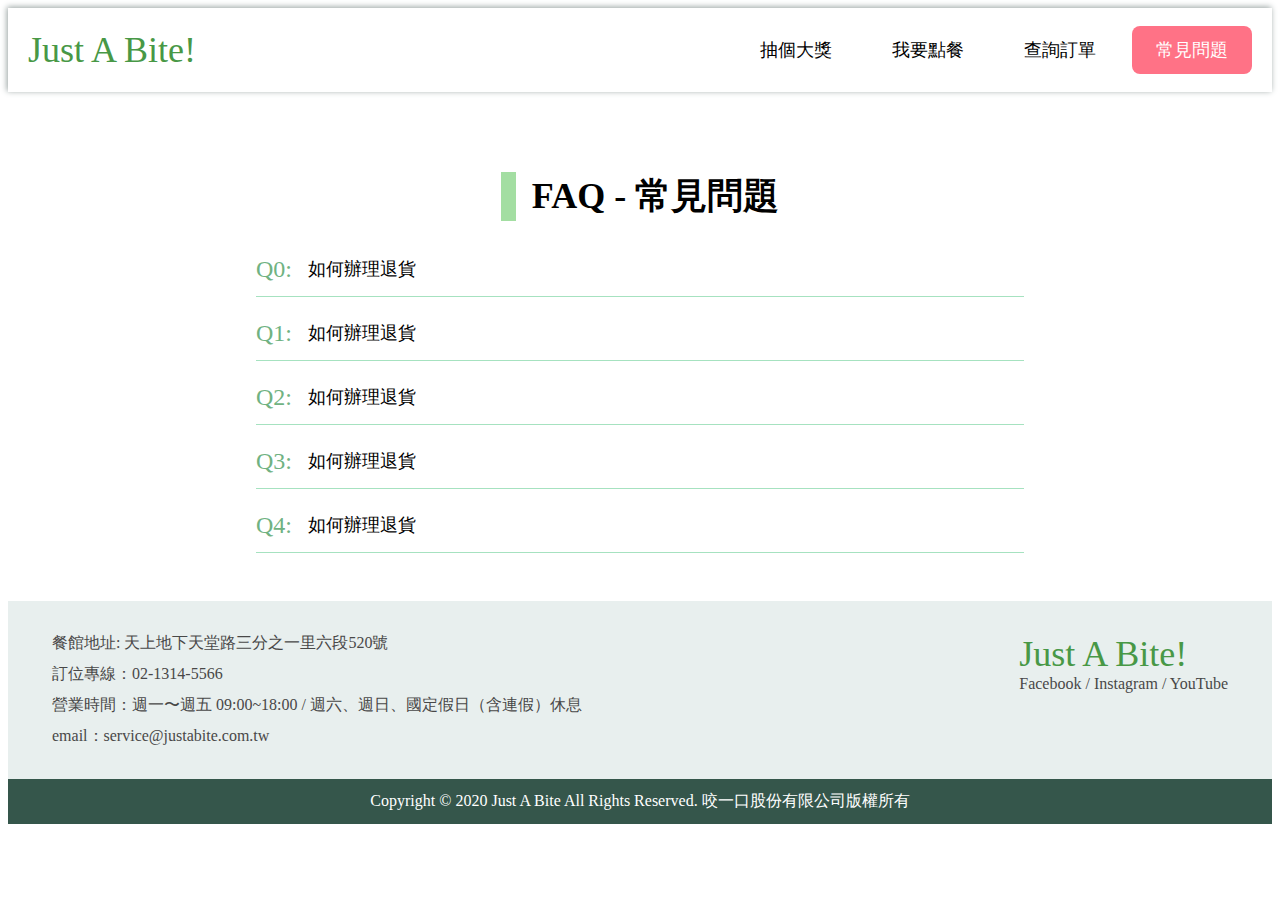
<file: examples/week7/hw2/index.html>
<!DOCTYPE html>

<html>
<head>
  <meta charset="utf-8">

  <title>餐廳官網</title>
  <meta name="viewport" content="width=device-width, initial-scale=1">
  <link rel="stylesheet" href="https://necolas.github.io/normalize.css/8.0.1/normalize.css" />

  <style>

    .navbar {
      box-shadow: -1.4px -1.4px 6px 0 #97a2a0;

    }
    .navbar .wrapper {
      display: flex;
      justify-content: space-between;
      align-items: center;
      height: 84px;
      background: white;
      padding: 0px 20px;
    }

    .navbar__site-name {
      color: #489846;
      font-size: 36px;
    }

    .navbar__list {
      list-style: none;
      margin: 0;
      padding: 0;
      display: flex;
      font-size: 18px;
    }

    .navbar__list li {
      margin-left: 12px;
      border-radius: 8px;
      transition: background 0.1s;
    }

    .navbar__list li.active, .navbar__list li:hover {
      background: #ff7286;
    }

    .navbar__list li.active a,
    .navbar__list li:hover a {
      color: white;
    }

    .navbar__list li a {
      display: block;
      text-decoration: none;
      color: black;
      padding: 12px 24px;
    }

    .wrapper {
      max-width: 1280px;
      margin: 0 auto;
      padding: 0px 12px;
    }

    .banner {
      position: relative;
      height: 450px;
      background: url(bg.jpg) center/cover no-repeat;
    }

    .banner:after {
      content: "";
      position: absolute;
      background: rgba(0, 0, 0, 0.4);
      top: 0;
      left: 0;
      right: 0;
      bottom: 0;
    }

    .banner h1 {
      display: inline-block;
      position: relative;
      margin: 0;
      color: white;
      z-index: 2;
      top: 50%;
      left: 50%;
      transform: translate(-50%, -50%);
      font-size: 60px;
      font-weight: bold;
    }

    h2 {
      margin: 0;
    }

    .section {
      text-align: center;
      margin-top: 80px;
    }

    .section__title {
      display: inline-block;
      font-size: 36px;
      border-left: solid 15px #a3dea2;
      padding-left: 16px;
      margin-bottom: 36px;
    }

    .section__desc {
      font-size: 16px;
      line-height: 2em;
      margin: 0px 0px 68px 0px;
    }

    .button {
      padding: 60px 80px;
      font-size: 36px;
      color: #3e613d;
      display: inline-block;
      border-radius: 10px;
      cursor: pointer;
      transition: transform 0.1s;
    }

    .button:hover {
      transform: scale(1.1);
    }

    .btn-order {
      background: #a8e8e1;
    }

    .btn-query {
      margin-left: 23px;
      background: #f9f9b5;
    }

    .section__images {
      display: flex;
    }

    .section__images div {
      width: 25%;
    }

    .section__images img {
      width: 100%;
    }

    footer {
      margin-top: 48px;
    }

    .footer__bottom {
      background: #35564b;
      padding: 12px;
      text-align: center;
      color: white;
      font-size: 16px;
    }

    .footer__top {
      background: #e8efee;
      padding: 32px;
      color: #484848;
    }

    .footer__top .wrapper {
      display: flex;
      justify-content: space-between;
    }

    .footer__info {
      margin-right: 16px;
    }

    .footer__info div + div {
      margin-top: 10px;
    }

    .footer__site {
      font-size: 36px;
      color: #489846;
    }

    .section__comments {
      display: flex;
      margin-top: 72px;
    }

    .comment {
      border-radius: 5px;
      box-shadow: -1.4px -1.4px 4px 0 #d8eaef;
      border: solid 1px #c7e5ec;
      height: 220px;
      padding: 16px;
      position: relative;
    }

    .comment + .comment {
      margin-left: 16px;
    }

    .comment__avatar {
      width: 105px;
      height: 105px;
      border-radius: 50%;
      overflow: hidden;
    }

    .comment__avatar img {
      width: 100%;
      height: 100%;
    }

    .comment__author {
      display: inline-block;
      position: absolute;
      top: 18px;
      left: 50%;
      transform: translate(-50%, -50%);
    }

    .comment__author p {
      margin-top: 5px;
      line-height: 18px;
    }

    .comment__content {
      position: relative;
      top: 40%;
      line-height: 1.5em;
    }

    .faq-block {
      margin: 0 auto;
      max-width: 768px;
    }

    .faq-item {
      display: flex;
      text-align: left;
      padding-bottom: 24px;
      border-bottom: solid 1px #a6e2c0;
      overflow: hidden;
      cursor: pointer;
    }

    .faq-item:not(:first-child) {
      margin-top: 24px;
    }

    .faq-item__number {
      color: #70b282;
      font-size: 24px;
      margin-right: 16px;
      line-height: 24px;
    }

    .faq-item__content h2 {
      font-size: 18px;
      margin: 0;
      font-weight: normal;
      line-height: 24px;
    }

    .faq-item__content p {
      font-size: 16px;
    }

    .faq-item--hide {
      height: 15px;
    }

    @media(max-width: 768px) {
      .navbar .wrapper {
        height: 120px;
        flex-direction: column;
        justify-content: space-between;
        padding: 0px;
      }

      .navbar__site-name {
        margin-top: 10px;
      }

      .navbar__list {
        display: flex;
        width: 100%;
      }

      .navbar__list li {
        flex: 1;
        margin-left: 0;
        border-radius: 0;
        text-align: center;
      }

      .btn-query {
        margin-left: 0;
        margin-top: 16px;
      }

      .section__images {
        flex-direction: column;

      }

      .section__images div {
        width: 100%;
      }

      .footer__top .wrapper {
        flex-direction: column-reverse;
      }

      .footer__info {
        margin-right: 0;
        margin-top: 16px;
      }

      .section__comments {
        flex-direction: column;
      }

      .comment + .comment {
        margin-left: 0;
        margin-top: 82px;
      }
    }

   
  </style>
</head>

<body>
  <nav class="navbar">
    <div class="wrapper">
      <div class="navbar__site-name">
        Just A Bite!
      </div>
      <ul class="navbar__list">
        <li><a href="#">抽個大獎</a></li>
        <li><a href="#">我要點餐</a></li>
        <li><a href="#">查詢訂單</a></li>
        <li class="active"><a href="#">常見問題</a></li>
      </ul>
    </div>
  </nav>
  
  <div class="wrapper">
    <section class="section">
      <h2 class="section__title">
        FAQ - 常見問題
      </h2>

      <div class="faq-block">
        <div class="faq-item faq-item--hide">
          <div class='faq-item__number'>
            Q0:
          </div>
          <div class="faq-item__content">
            <h2>如何辦理退貨</h2>
            <p>線上刷卡的使用方式也超簡單，只要您確認您當次的購物清單與金額都無誤，就可立即到匯款上傳系統，登入個人帳號密碼後，點選"線上刷卡方式"，確認收件住址後，再進行刷卡確認程序即可～</p>
          </div>
        </div>
        <div class="faq-item faq-item--hide">
          <div class='faq-item__number'>
            Q1:
          </div>
          <div class="faq-item__content">
            <h2>如何辦理退貨</h2>
            <p>線上刷卡的使用方式也超簡單，只要您確認您當次的購物清單與金額都無誤，就可立即到匯款上傳系統，登入個人帳號密碼後，點選"線上刷卡方式"，確認收件住址後，再進行刷卡確認程序即可～</p>
          </div>
        </div>
        <div class="faq-item faq-item--hide">
          <div class='faq-item__number'>
            Q2:
          </div>
          <div class="faq-item__content">
            <h2>如何辦理退貨</h2>
            <p>線上刷卡的使用方式也超簡單，只要您確認您當次的購物清單與金額都無誤，就可立即到匯款上傳系統，登入個人帳號密碼後，點選"線上刷卡方式"，確認收件住址後，再進行刷卡確認程序即可～</p>
          </div>
        </div>
        <div class="faq-item faq-item--hide">
          <div class='faq-item__number'>
            Q3:
          </div>
          <div class="faq-item__content">
            <h2>如何辦理退貨</h2>
            <p>線上刷卡的使用方式也超簡單，只要您確認您當次的購物清單與金額都無誤，就可立即到匯款上傳系統，登入個人帳號密碼後，點選"線上刷卡方式"，確認收件住址後，再進行刷卡確認程序即可～</p>
          </div>
        </div>
        <div class="faq-item faq-item--hide">
          <div class='faq-item__number'>
            Q4:
          </div>
          <div class="faq-item__content">
            <h2>如何辦理退貨</h2>
            <p>線上刷卡的使用方式也超簡單，只要您確認您當次的購物清單與金額都無誤，就可立即到匯款上傳系統，登入個人帳號密碼後，點選"線上刷卡方式"，確認收件住址後，再進行刷卡確認程序即可～</p>
          </div>
        </div>
      </div>


    </section>
  </div>

  <footer>
    <div class="footer__top">
      <div class="wrapper">
        <div class="footer__info">
          <div>餐館地址: 天上地下天堂路三分之一里六段520號</div>
          <div>訂位專線：02-1314-5566</div>
          <div>營業時間：週一〜週五 09:00~18:00 / 週六、週日、國定假日（含連假）休息</div>
          <div>email：service@justabite.com.tw</div>
        </div>
        <div>
          <div class="footer__site">Just A Bite!</div>
          <div>Facebook / Instagram / YouTube</div>
        </div>
      </div>
    </div>
    <div class="footer__bottom">
      Copyright © 2020 Just A Bite All Rights Reserved. 咬一口股份有限公司版權所有
    </div>
  </footer>
  <script>
      document
        .querySelector('.faq-block')
        .addEventListener('click', function(e) {
          const element = closest(e.target, 'faq-item')
          if (element) {
            element.classList.toggle('faq-item--hide')
          }
        })

      function closestRecursive(node, className) {
        if (!node || !node.classList) return null
        if(node.classList.contains(className)) {
          return node
        }
        return closestRecursive(node.parentNode, className)
      }

      function closest(node, className) {
        while(node && node.classList) {
          if (node.classList.contains(className)) {
            return node
          }
          node = node.parentNode
        }
      }      
  </script>
</body>
</html>
</file>
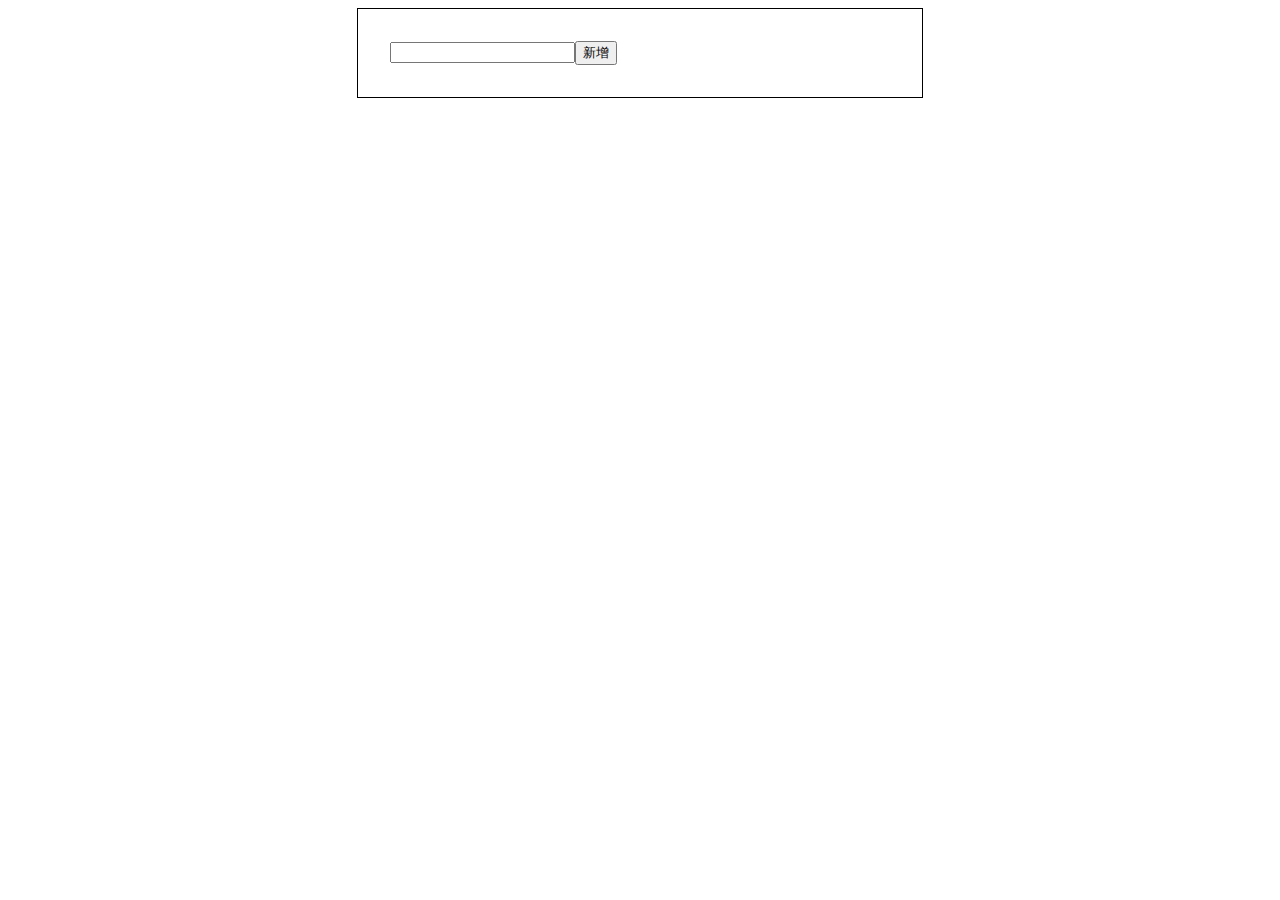
<file: examples/week7/hw3/index.html>
<!DOCTYPE html>

<html>
<head>
  <meta charset="utf-8">

  <title>Todo List</title>
  <meta name="viewport" content="width=device-width, initial-scale=1">
  <link rel="stylesheet" href="https://necolas.github.io/normalize.css/8.0.1/normalize.css" />

  <style>
      .wrapper {
        max-width: 500px;
        border: 1px solid black;
        margin: 0 auto;
        padding: 32px;
      }

      .todo {
        display: flex;
        align-items: center;
        margin-top: 12px;
        padding: 12px;
      }

      .todo:hover {
        background: rgba(0,0,0,0.2);
      }

      .todo__title {
        flex: 1;
      }

      .todo__check {
        width: 20px;
        height: 20px;
        margin-right: 8px;
      }

      .todo.done .todo__title {
        text-decoration: line-through;
      }
  </style>
</head>

<body>
  <div class="wrapper">
    <input class="input-todo" type="text" /><button class="btn-new">新增</button>
    <div class="todos">
    </div>
  </div>
  <script>
    document.querySelector('.btn-new').addEventListener('click', () => {
      const value = document.querySelector('.input-todo').value;
      if (!value) return
      const div = document.createElement('div')
      div.classList.add('todo')
      div.innerHTML = `
        <input class="todo__check" type="checkbox" />
        <div class="todo__title">${escapeHtml(value)}</div>
        <button class="btn-delete">刪除</button>
      `
      document.querySelector('.todos').appendChild(div)
      document.querySelector('.input-todo').value = ''
    })

    // event delegation / proxy
    document.querySelector('.todos').addEventListener('click', (event) => {
      const { target } = event
      // delete todo
      if (target.classList.contains('btn-delete')) {
        target.parentNode.remove()
        return
      }

      // check/uncheck todo
      if (target.classList.contains('todo__check')) {
        if (target.checked) {
          target.parentNode.classList.add('done')
        } else {
          target.parentNode.classList.remove('done')
        }
      }
    })

    function escapeHtml(unsafe) {
      return unsafe
           .replace(/&/g, "&amp;")
           .replace(/</g, "&lt;")
           .replace(/>/g, "&gt;")
           .replace(/"/g, "&quot;")
           .replace(/'/g, "&#039;");
    }

  </script>
</body>
</html>
</file>
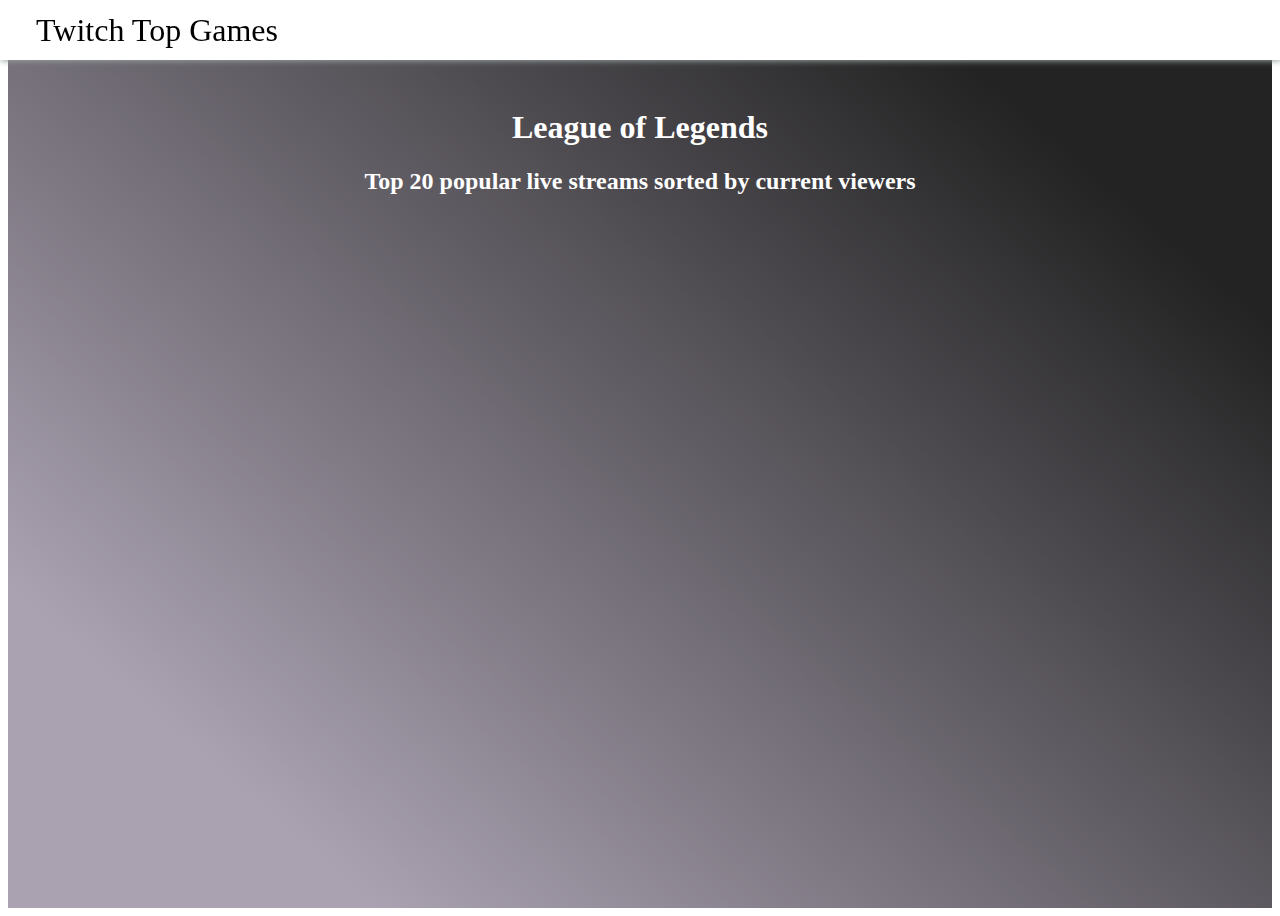
<file: examples/week8/hw2/index.html>
<!DOCTYPE html>

<html>
<head>
  <meta charset="utf-8">
  <meta name="viewport" content="width=device-width, initial-scale=1">
  <title>Twitch Live Games</title>
  <meta name="description" content="Week8 作業">
  <link rel="stylesheet" href="https://necolas.github.io/normalize.css/8.0.1/normalize.css">
  <style>
    * {
      box-sizing: border-box;
    }

    .navbar {
      position: fixed;
      height: 60px;
      background: white;
      box-shadow: 1.4px 1.4px 6px 0 #97a2a0;
      left: 0;
      right: 0;
      top: 0;
      display: flex;
      justify-content: space-between;
      padding: 0px 36px;
      align-items: center;
      z-index: 2;
    }

    .navbar__site {
      font-size: 32px;
    } 

    .navbar__nav {
      display: flex;
      list-style: none;
      margin: 0;
      padding: 0;
      flex: 1;
      justify-content: flex-end;
      align-items: stretch;
      height: 100%;
    }

    .navbar__nav li {
      cursor: pointer;
      padding: 10px;
      display: flex;
      align-items: center;
      margin-left: 16px;
      transition: all 0.2s;
    }

    .navbar__nav li:hover {
      background: rgba(0, 0, 0, 0.7);
      color: white;
    }

    .wrapper {
      max-width: 1440px;
      margin: 0px auto 0px auto;
      padding: 80px 0px;
      text-align: center;
      color: white;
      position: relative;
      min-height: 100vh;
    }

    .streams {
      display: inline-flex;
      flex-wrap: wrap;
      justify-content: center;
    }

    .stream {
      width: 360px;
      background: #333;
      color: white;
      text-align: left;
      cursor: pointer;
      transition: all 0.2s;
      opacity: 0.9;
      margin-left: 16px;
      margin-top: 16px;
    }

    .stream > img {
      width: 100%;
    }

    .stream__data {
      display: flex;
      align-items: center;
      padding: 6px;
    }

    .stream__avatar {
      width: 64px;
      height: 64px;
      border-radius: 50%;
      overflow: hidden;
      margin-right: 12px;
      min-width: 64px;
    }

    .stream__avatar > img {
      width: 100%;
      height: 100%;
    }

    .stream__intro {
      display: flex;
      flex-direction: column;
      justify-content: space-between;
      overflow: hidden;
    }

    .stream__title {
      font-size: 20px;
      white-space: nowrap;
      overflow: hidden;
      text-overflow: ellipsis;
      margin-bottom: 10px;
    }

    .stream:hover {
      transform: scale(1.07);
      filter: brightness(1.2);
      box-shadow: 5px 5px 20px 5px rgba(0, 0, 0, 0.5);
      opacity: 1;
    }

    .stream-empty {
      width: 360px;
      margin-left: 16px;
    }

    .bg {
      background: linear-gradient(221deg, rgba(0, 0, 0, 0.8)16%, rgba(201, 140, 253, 0.2)84%);
      position: relative;
    }

    .bg:before {
      content: '';
      position: absolute;
      top: 0;
      bottom: 0;
      left: 0;
      right: 0;
      background: rgba(0, 0, 0, 0.3);
    }
  </style>
</head>

<body>
  <header class="navbar">
    <div class="navbar__site">Twitch Top Games</div>
    <ul class="navbar__nav">
    </ul>
  </header>
  <div class="bg">
    <div class="wrapper">
      <h1>League of Legends</h1>
      <h2>Top 20 popular live streams sorted by current viewers</h2>
      <section class="streams">
      </section>
    </div>
  </div>
  <script>
    var url = 'https://api.twitch.tv/kraken'
    var template = `<div class="stream">
        <img src="$preview" />
        <div class="stream__data">
            <div class="stream__avatar">
                <img src="$logo">
            </div>
            <div class="stream__intro">
                <div class="stream__title">$title</div>
                <div class="stream__channel">
                    $channel
                </div>
            </div>
        </div>
      </div>`
    function getGames(cb) {
      var request = new XMLHttpRequest();
      request.open('GET', url + '/games/top?limit=5', true);
      request.setRequestHeader('Accept', 'application/vnd.twitchtv.v5+json')
      request.setRequestHeader('Client-ID', 's44s145uexjgeu9mqqa1s93oc1bnli')

      request.onload = function() {
        if (this.status >= 200 && this.status < 400) {
          cb(JSON.parse(this.response));
        }
      };
      request.send();
    }

    function getStreams(name, cb) {
      var request = new XMLHttpRequest();
      request.open('GET', url + '/streams?game=' + encodeURIComponent(name), true);
      request.setRequestHeader('Accept', 'application/vnd.twitchtv.v5+json')
      request.setRequestHeader('Client-ID', 's44s145uexjgeu9mqqa1s93oc1bnli')

      request.onload = function() {
        if (this.status >= 200 && this.status < 400) {
          cb(JSON.parse(this.response));
        }
      };
      request.send();
    }

    getGames((games) => {
      var topGames = games.top.map((game) => game.game.name)
      for(let game of topGames) {
        let element = document.createElement('li')
        element.innerHTML = game
        document.querySelector('.navbar__nav').appendChild(element)
      }
      getStreams(topGames[0], (data) => {
        appendStreams(data.streams)
        addPlaceholder()
        addPlaceholder()
        addPlaceholder()
      })
    })

    document.querySelector('.navbar__nav').addEventListener('click', e => {
      if (e.target.tagName.toLowerCase() === 'li') {
        var text = e.target.innerText;
        document.querySelector('h1').innerText = text
        document.querySelector('.streams').innerHTML = '';
        getStreams(text, (data) => {
          appendStreams(data.streams)
        })
      }
    })

    function addPlaceholder() {
      const placeholder = document.createElement('div')
      placeholder.classList.add('stream-empty')
      document.querySelector('.streams').appendChild(placeholder)
    }

    function appendStreams(streams) {
      streams.forEach((stream) => {
        let element = document.createElement('div')
        let content = template
          .replace('$preview', stream.preview.large)
          .replace('$logo', stream.channel.logo)
          .replace('$title', stream.channel.status)
          .replace('$channel', stream.channel.name)
        document.querySelector('.streams').appendChild(element)
        element.outerHTML = content
      });
    }
  </script>
</body>
</html>
</file>
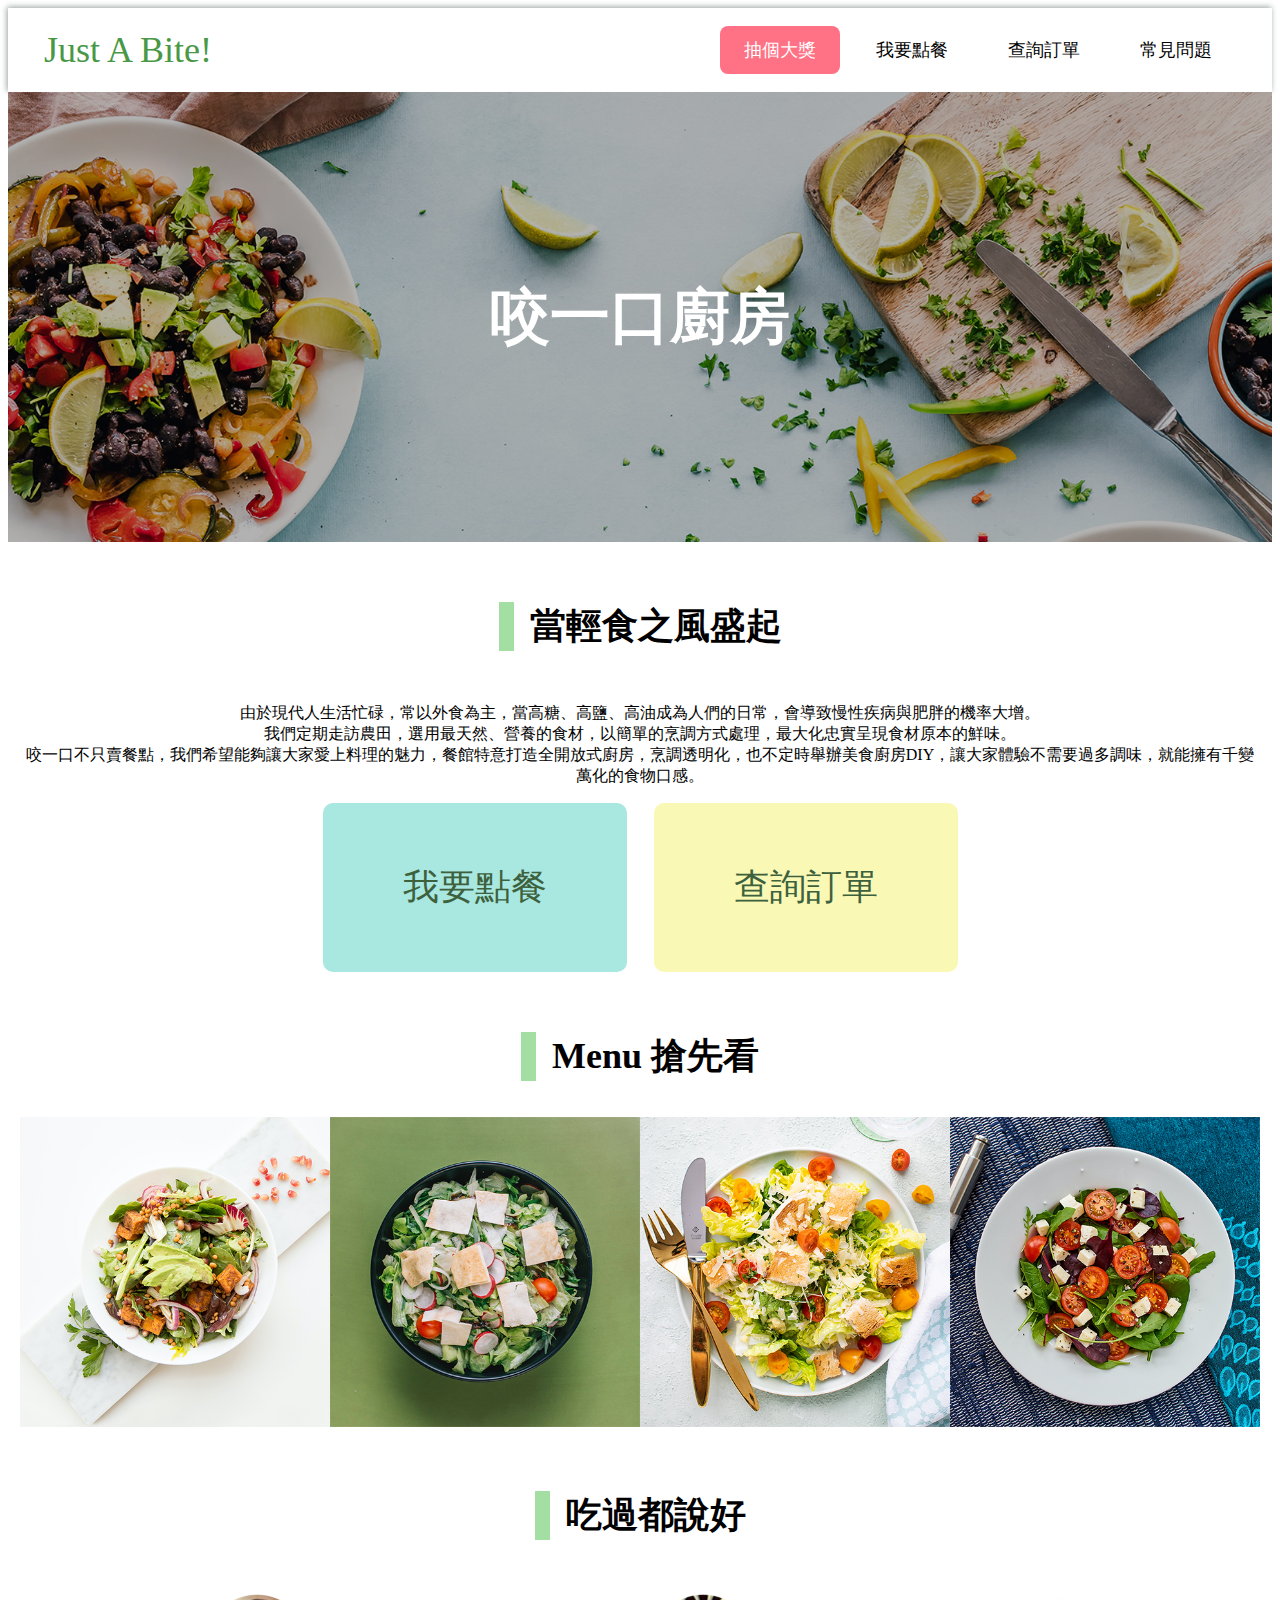
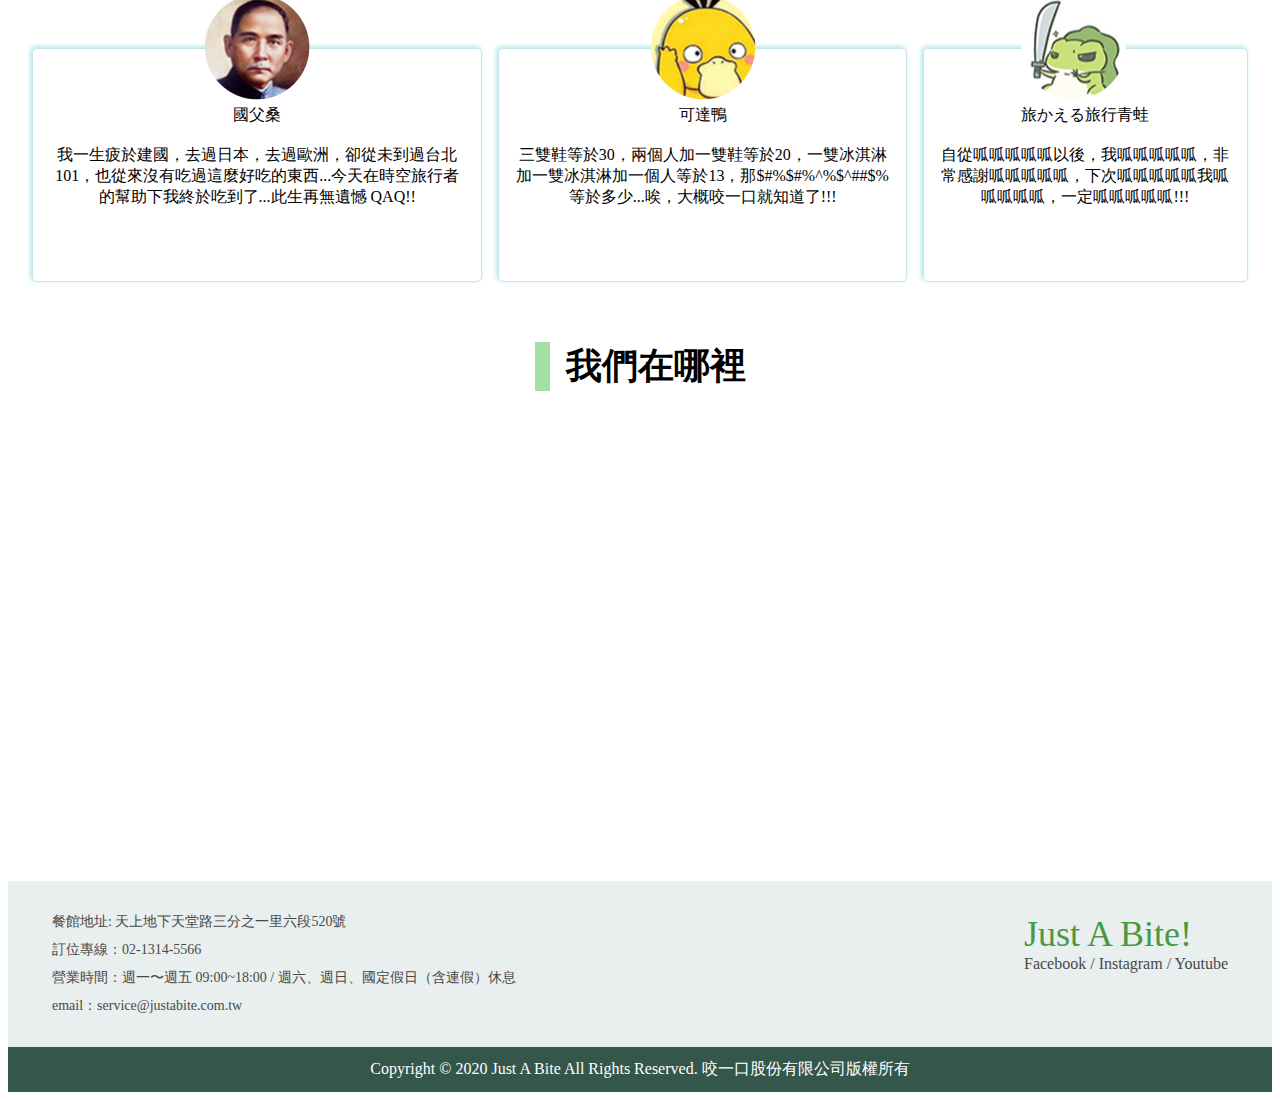
<file: homeworks/week6/hw1/index.html>
<!DOCTYPE html>

<html>
<head>
  <meta charset="utf-8">

  <title>餐廳官網</title>
  <meta name="viewport" content="width=device-width, initial-scale=1">
  <link rel="stylesheet" href="index_css.css" />
  <link rel="stylesheet" href="https://necolas.github.io/normalize.css/8.0.1/normalize.css" />

</head>

<body>
	<nav class="navbar">
		<div class="wrapper">
			<div class="navbar__site-name">
				Just A Bite!
			</div>
			<ul class="navbar__list">
				<li class="active"><a href="#">抽個大獎</a></li>
				<li><a href="#">我要點餐</a></li>
				<li><a href="#">查詢訂單</a></li>
				<li><a href="#">常見問題</a></li>
			</ul>
		</div>
	</nav>
	<section class="banner">
		<h1>咬一口廚房</h1>
	</section>
	<div class="wrapper">
		<section class="section">
			<h2 class="section__title">
				當輕食之風盛起
			</h2>
			<p class="section__desc">
				由於現代人生活忙碌，常以外食為主，當高糖、高鹽、高油成為人們的日常，會導致慢性疾病與肥胖的機率大增。
				<br>
				我們定期走訪農田，選用最天然、營養的食材，以簡單的烹調方式處理，最大化忠實呈現食材原本的鮮味。
				<br>
				咬一口不只賣餐點，我們希望能夠讓大家愛上料理的魅力，餐館特意打造全開放式廚房，烹調透明化，也不定時舉辦美食廚房DIY，讓大家體驗不需要過多調味，就能擁有千變萬化的食物口感。
			</p>
			<div class="buttons">
				<div class="button btn-order">
					我要點餐
				</div>
				<div class="button btn-query">
					查詢訂單
				</div>
			</div>
		</section>
		<section class="section">
			<h2 class="section__title">
				Menu 搶先看
			</h2>
			<div class="section__images">
				<div><img src="f-001.png" /></div>
				<div><img src="f-002.png" /></div>
				<div><img src="f-003.png" /></div>
				<div><img src="f-004.png" /></div>
			</div>
		</section>
		<div class="wrapper">
			<section class="section">
				<h2 class="section__title">
					吃過都說好
				</h2>
				<div class="section__comments">
					<div class="comment">
						<div class="comment__author">
							<div class="comment__avatar">
								<img src="p-1.png" />
							</div>
							<p>國父桑</p>
						</div>
						<div class="comment__content">
							我一生疲於建國，去過日本，去過歐洲，卻從未到過台北101，也從來沒有吃過這麼好吃的東西...今天在時空旅行者的幫助下我終於吃到了...此生再無遺憾 QAQ!!
						</div>				
					</div>
					<div class="comment">
						<div class="comment__author">
							<div class="comment__avatar">
								<img src="p-2.png" />
							</div>
							<p>可達鴨</p>
						</div>
						<div class="comment__content">
							三雙鞋等於30，兩個人加一雙鞋等於20，一雙冰淇淋加一雙冰淇淋加一個人等於13，那$#%$#%^%$^##$%等於多少...唉，大概咬一口就知道了!!!
						</div>				
					</div>
					<div class="comment">
						<div class="comment__author">
							<div class="comment__avatar">
								<img src="p-3.png" />
							</div>
							<p>旅かえる旅行青蛙</p>
						</div>
						<div class="comment__content">
							自從呱呱呱呱呱以後，我呱呱呱呱呱，非常感謝呱呱呱呱呱，下次呱呱呱呱呱我呱呱呱呱呱，一定呱呱呱呱呱!!!
						</div>				
					</div>
				</div>
		</section>

			<section class="section">
				<h2 class="section__title">
					我們在哪裡
				</h2>
				<iframe src="https://www.google.com/maps/embed?pb=!1m18!1m12!1m3!1d3615.007955482683!2d121.5623674143306!3d25.033804083972395!2m3!1f0!2f0!3f0!3m2!1i1024!2i768!4f13.1!3m3!1m2!1s0x3442abb6da80a7ad%3A0xacc4d11dc963103c!2z5Y-w5YyXMTAx!5e0!3m2!1szh-TW!2stw!4v1622172662470!5m2!1szh-TW!2stw" width="100%" height="450" style="border:0;" allowfullscreen="" loading="lazy"></iframe>
			</section>
		</div>
	</div>
	<footer>
		<div class="footer__top">
			<div class="wrapper">
				<div class="footer__info">
					<div>餐館地址: 天上地下天堂路三分之一里六段520號</div>
					<div>訂位專線：02-1314-5566</div>
					<div>營業時間：週一〜週五 09:00~18:00 / 週六、週日、國定假日（含連假）休息</div>
					<div>email：service@justabite.com.tw</div>
				</div>
				<div>
					<div class="footer__site">Just A Bite!</div>
					<div class="social__media">Facebook / Instagram / Youtube</div>
				</div>
			</div>	
		</div>
		<div class="footer__bottom">
			Copyright © 2020 Just A Bite All Rights Reserved. 咬一口股份有限公司版權所有
		</div>
	</footer>
  
</body>
</html>
</file>
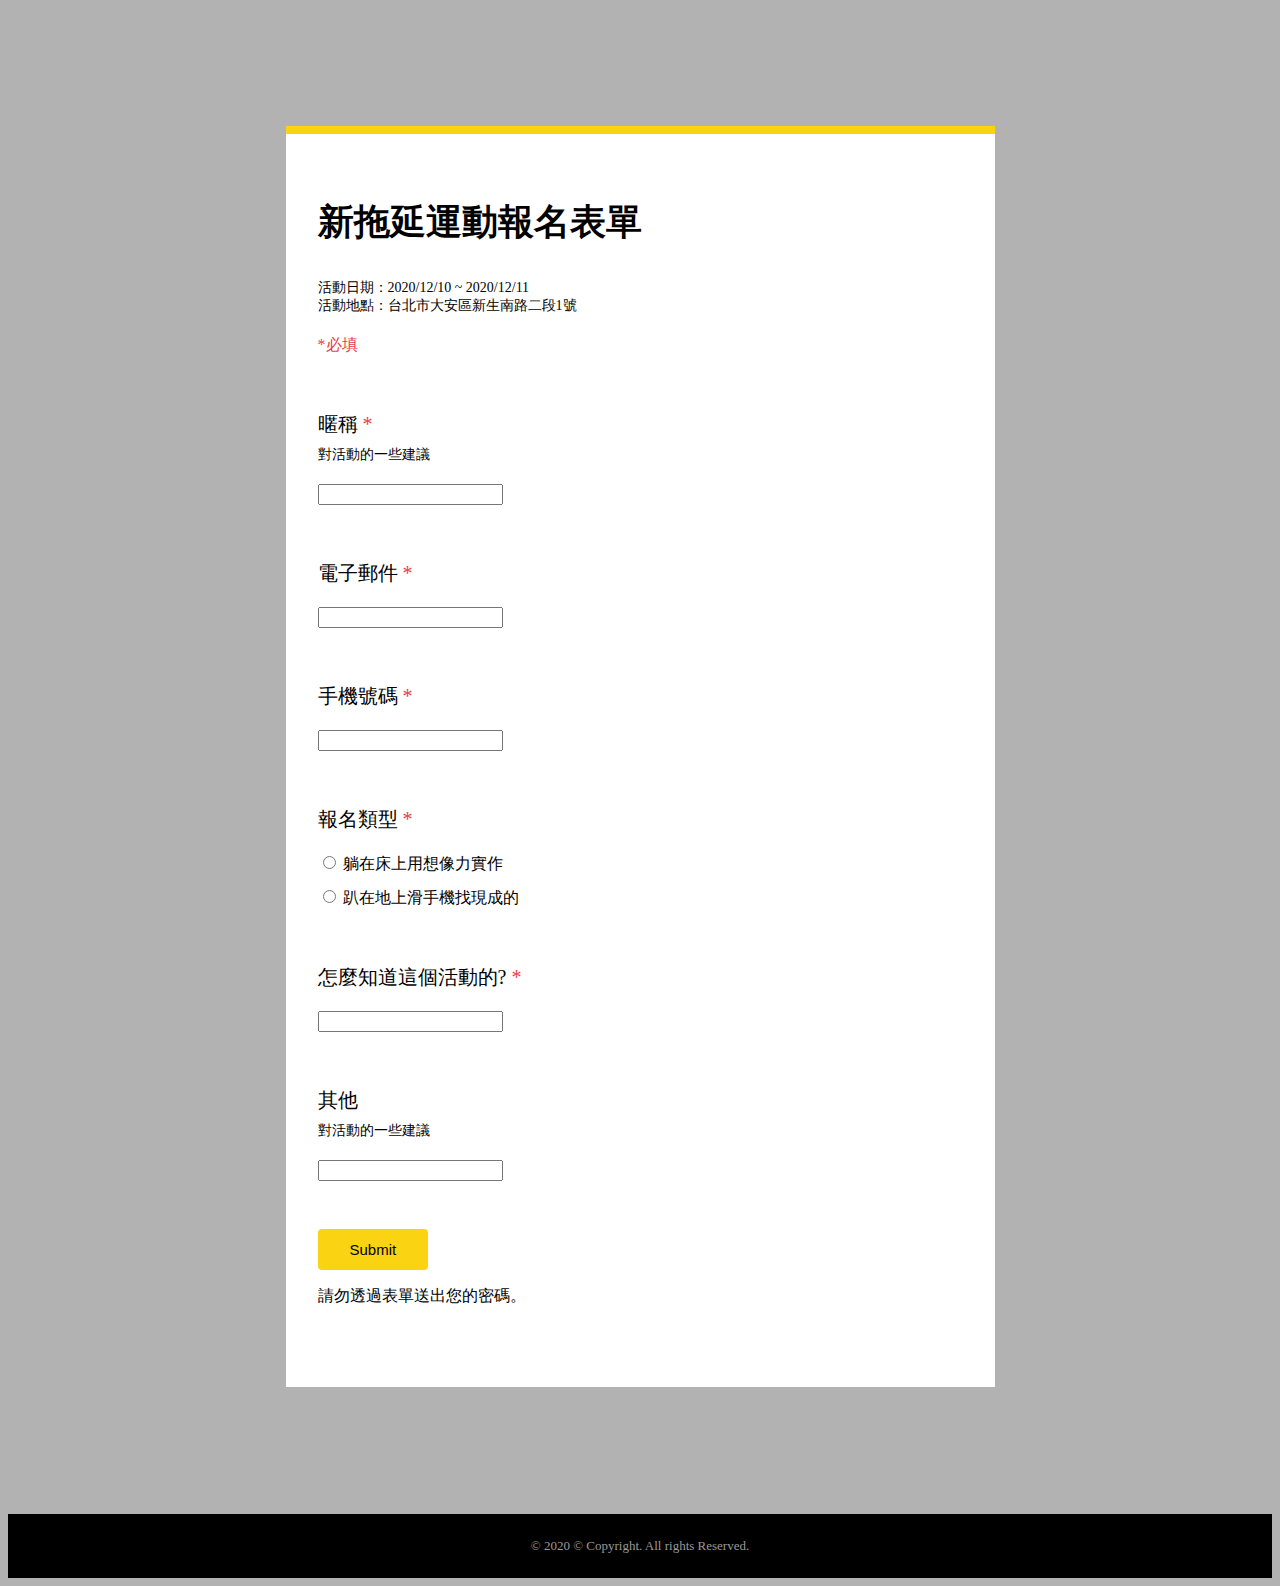
<file: homeworks/week6/hw2/index.html>
<!DOCTYPE html>

<html>
<head>
  <meta charset="utf-8">

  <title>表單</title>

  <meta name="viewport" content="width=device-width, initial-scale=1">
  <link rel="stylesheet" href="./index_css.css" />
  <link rel="stylesheet" href="https://necolas.github.io/normalize.css/8.0.1/normalize.css" />

</head>
	<body>
		<div class="wrapper">
			<form class="apply-form">
				<h1 class="apply-form__title">新拖延運動報名表單</h1>
				<p class="apply-form__dsc">
					活動日期：2020/12/10 ~ 2020/12/11
				<br>
					活動地點：台北市大安區新生南路二段1號
				</p>
				<p class="apply-form__notice">
					*必填
				</p>
				<div class="input-block">
					<div class="input-block__title required">
						暱稱
					</div>
					<div class="input-block__desc">
						對活動的一些建議
					</div>
					<div class="input-block__input">
						<input name="nickname" type="text" />
					</div>
				</div>
				<div class="input-block">
					<div class="input-block__title required">
						電子郵件
					</div>
					<div class="input-block__input">
						<input name="email" type="text" />
					</div>
				</div>
				<div class="input-block">
					<div class="input-block__title required">
						手機號碼
					</div>
					<div class="input-block__input">
						<input name="phone" type="text" />
					</div>
				</div>
				<div class="input-block">
					<div class="input-block__title required">
						報名類型
					</div>
					<div class="input-block__input">
						<label>
							<input name="type" value="1" type="radio" />
							躺在床上用想像力實作
						</label>
						<label>
							<input name="type" value="2" type="radio" />
							趴在地上滑手機找現成的
						</lavel>
					</div>
				</div>
				<div class="input-block">
					<div class="input-block__title required">
						怎麼知道這個活動的?
					</div>
					<div class="input-block__input">
						<input name="referal" type="text" />
					</div>
				</div>
				<div class="input-block">
					<div class="input-block__title">
						其他
					</div>
					<div class="input-block__desc">
						對活動的一些建議
					</div>
					<div class="input-block__input">
						<input name="referal" type="text" />
					</div>
				</div>
				<input class="apply-form__submit" type="submit" /><p class="aooly-form__desc">
					請勿透過表單送出您的密碼。
				</p>
			</form>
		</div>
		<footer>© 2020 © Copyright. All rights Reserved.</footer>
	</body>
</html>
</file>
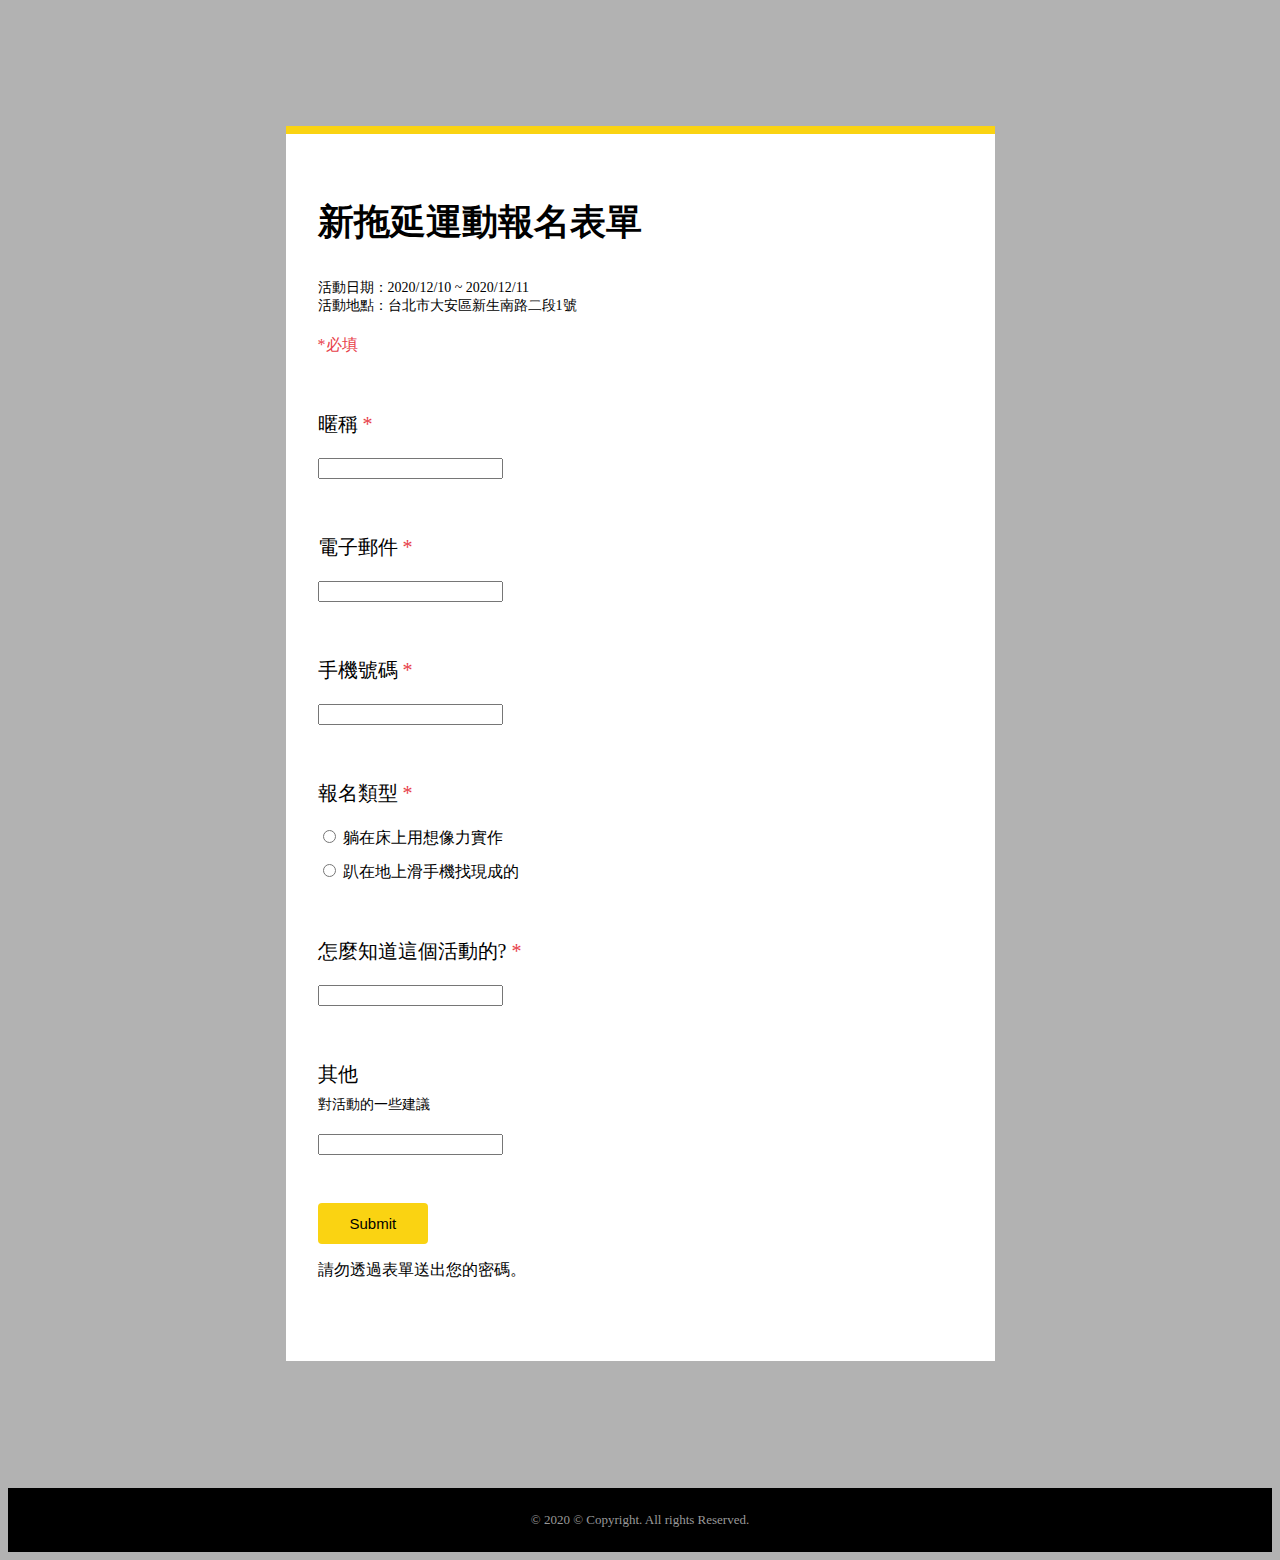
<file: homeworks/week7/hw1/index.html>
<!DOCTYPE html>

<html>
<head>
  <meta charset="utf-8">

  <title>表單</title>

  <meta name="viewport" content="width=device-width, initial-scale=1">
  <link rel="stylesheet" href="index.css" />
  <link rel="stylesheet" href="https://necolas.github.io/normalize.css/8.0.1/normalize.css" />

</head>
	<body>
		<div class="wrapper">
			<form class="apply-form">
				<h1 class="apply-form__title">新拖延運動報名表單</h1>
				<p class="apply-form__dsc">
					活動日期：2020/12/10 ~ 2020/12/11
				<br>
					活動地點：台北市大安區新生南路二段1號
				</p>
				<p class="apply-form__notice">
					*必填
				</p>
				<div class="input-block required hide-error">
					<div class="input-block__title">
						暱稱
					</div>
					<div class="input-block__input">
						<input name="nickname" type="text" />
					</div>
					<div class="input-block__error">請輸入暱稱</div>
				</div>
				<div class="input-block required hide-error">
					<div class="input-block__title">
						電子郵件
					</div>
					<div class="input-block__input">
						<input name="email" type="text" />
					</div>
					<div class="input-block__error">請輸入電子郵件</div>
				</div>
				<div class="input-block required hide-error">
					<div class="input-block__title">
						手機號碼
					</div>
					<div class="input-block__input">
						<input name="phone" type="text" />
					</div>
					<div class="input-block__error">請輸入手機號碼</div>
				</div>
				<div class="input-block required hide-error">
					<div class="input-block__title">
						報名類型
					</div>
					<div class="input-block__input">
						<label>
							<input name="type" value="1" type="radio" />
							躺在床上用想像力實作
						</label>
						<label>
							<input name="type" value="2" type="radio" />
							趴在地上滑手機找現成的
						</lavel>
					</div>
					<div class="input-block__error">請輸入報名類型</div>
				</div>
				<div class="input-block required hide-error">
					<div class="input-block__title">
						怎麼知道這個活動的?
					</div>
					<div class="input-block__input">
						<input name="referal" type="text" />
					</div>
					<div class="input-block__error">請輸入資料</div>
				</div>
				<div class="input-block">
					<div class="input-block__title">
						其他
					</div>
					<div class="input-block__desc">
						對活動的一些建議
					</div>
					<div class="input-block__input">
						<input name="referal" type="text" />
					</div>
				</div>
				<input class="apply-form__submit" type="submit" /><p class="aooly-form__desc">
					請勿透過表單送出您的密碼。
				</p>
			</form>
		</div>
		<footer>© 2020 © Copyright. All rights Reserved.</footer>
		<script src="index.js"></script>
	</body>
</html>
</file>
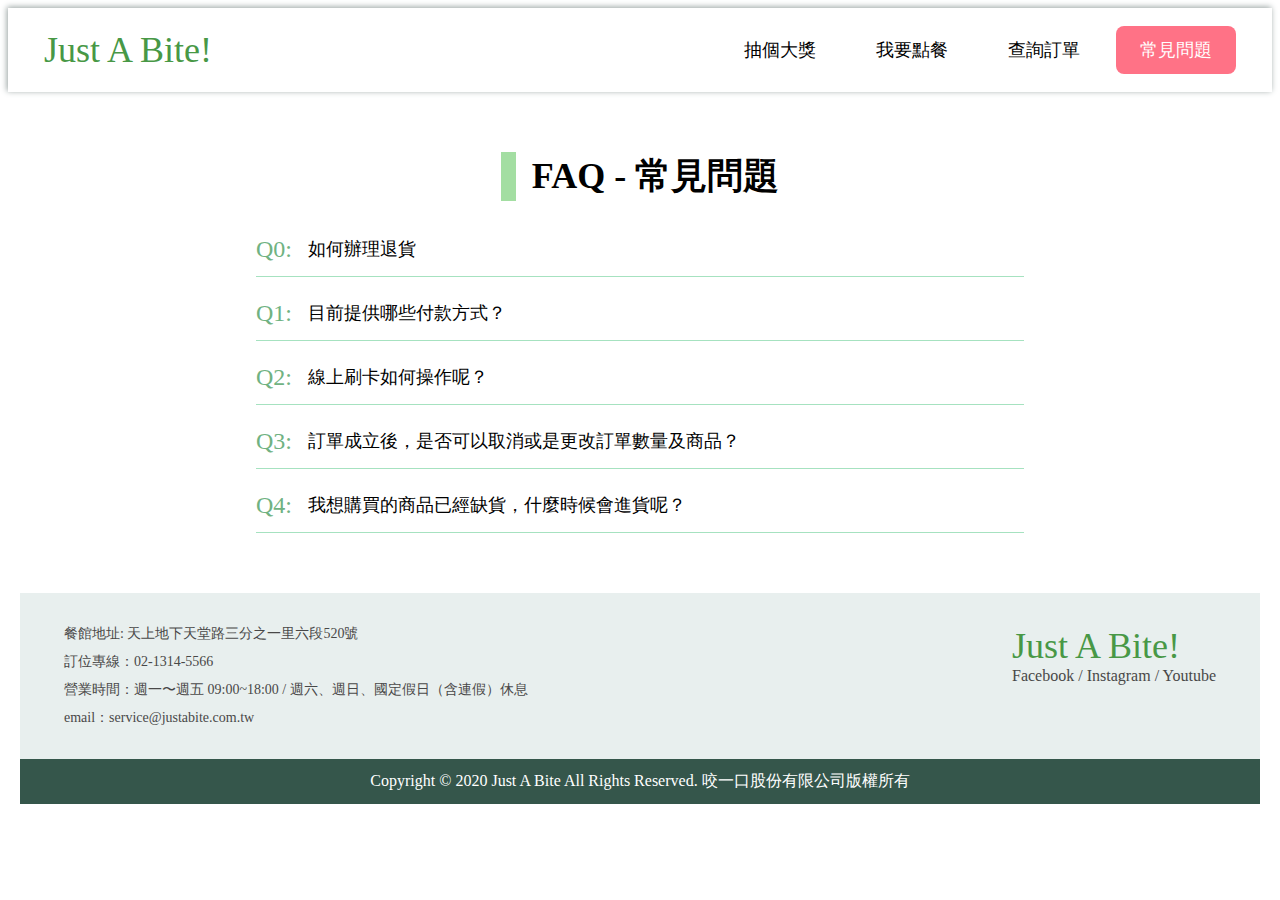
<file: homeworks/week7/hw2/index.html>
<!DOCTYPE html>

<html>
<head>
  <meta charset="utf-8">

  <title>餐廳官網</title>
  <meta name="viewport" content="width=device-width, initial-scale=1">
  <link rel="stylesheet" href="index.css" />
  <link rel="stylesheet" href="https://necolas.github.io/normalize.css/8.0.1/normalize.css" />

</head>

<body>
	<nav class="navbar">
		<div class="wrapper">
			<div class="navbar__site-name">
				Just A Bite!
			</div>
			<ul class="navbar__list">
				<li><a href="#">抽個大獎</a></li>
				<li><a href="#">我要點餐</a></li>
				<li><a href="#">查詢訂單</a></li>
				<li class="active"><a href="#">常見問題</a></li>
			</ul>
		</div>
	</nav>
	<div class="wrapper">
		<section class="section">
			<h2 class="section__title">
				FAQ - 常見問題
			</h2>

			<div class="faq-block">
				<div class="faq-item faq-item--hide">
					<div class="faq-item__number">
						Q0:
					</div>
					<div class="faq-item__content">
						<h2>如何辦理退貨</h2>
						<p>恕不接受退貨，買了請不要後悔。 :p</p>
					</div>	
				</div>
				<div class="faq-item faq-item--hide">
					<div class="faq-item__number">
						Q1:
					</div>
					<div class="faq-item__content">
						<h2>目前提供哪些付款方式？</h2>
						<p>任何您想得到的付款方式都可以，只要您有付款。 :D</p>
					</div>	
				</div>
				<div class="faq-item faq-item--hide">
					<div class="faq-item__number">
						Q2:
					</div>
					<div class="faq-item__content">
						<h2>線上刷卡如何操作呢？</h2>
						<p>不會就不要用線上刷卡。 ;)</p>
					</div>	
				</div>
				<div class="faq-item faq-item--hide">
					<div class="faq-item__number">
						Q3:
					</div>
					<div class="faq-item__content">
						<h2>訂單成立後，是否可以取消或是更改訂單數量及商品？</h2>
						<p>不可以，好麻煩。 :0</p>
					</div>	
				</div>
				<div class="faq-item faq-item--hide">
					<div class="faq-item__number">
						Q4:
					</div>
					<div class="faq-item__content">
						<h2>我想購買的商品已經缺貨，什麼時候會進貨呢？</h2>
						<p>永遠都不會再進貨，下次請早。 :)</p>
					</div>	
				</div>


		</section>
		<section class="section">
		</section>
	<footer>
		<div class="footer__top">
			<div class="wrapper">
				<div class="footer__info">
					<div>餐館地址: 天上地下天堂路三分之一里六段520號</div>
					<div>訂位專線：02-1314-5566</div>
					<div>營業時間：週一〜週五 09:00~18:00 / 週六、週日、國定假日（含連假）休息</div>
					<div>email：service@justabite.com.tw</div>
				</div>
				<div>
					<div class="footer__site">Just A Bite!</div>
					<div class="social__media">Facebook / Instagram / Youtube</div>
				</div>
			</div>	
		</div>
		<div class="footer__bottom">
			Copyright © 2020 Just A Bite All Rights Reserved. 咬一口股份有限公司版權所有
		</div>
	</footer>
  <script src="index.js"></script>
</body>
</html>
</file>
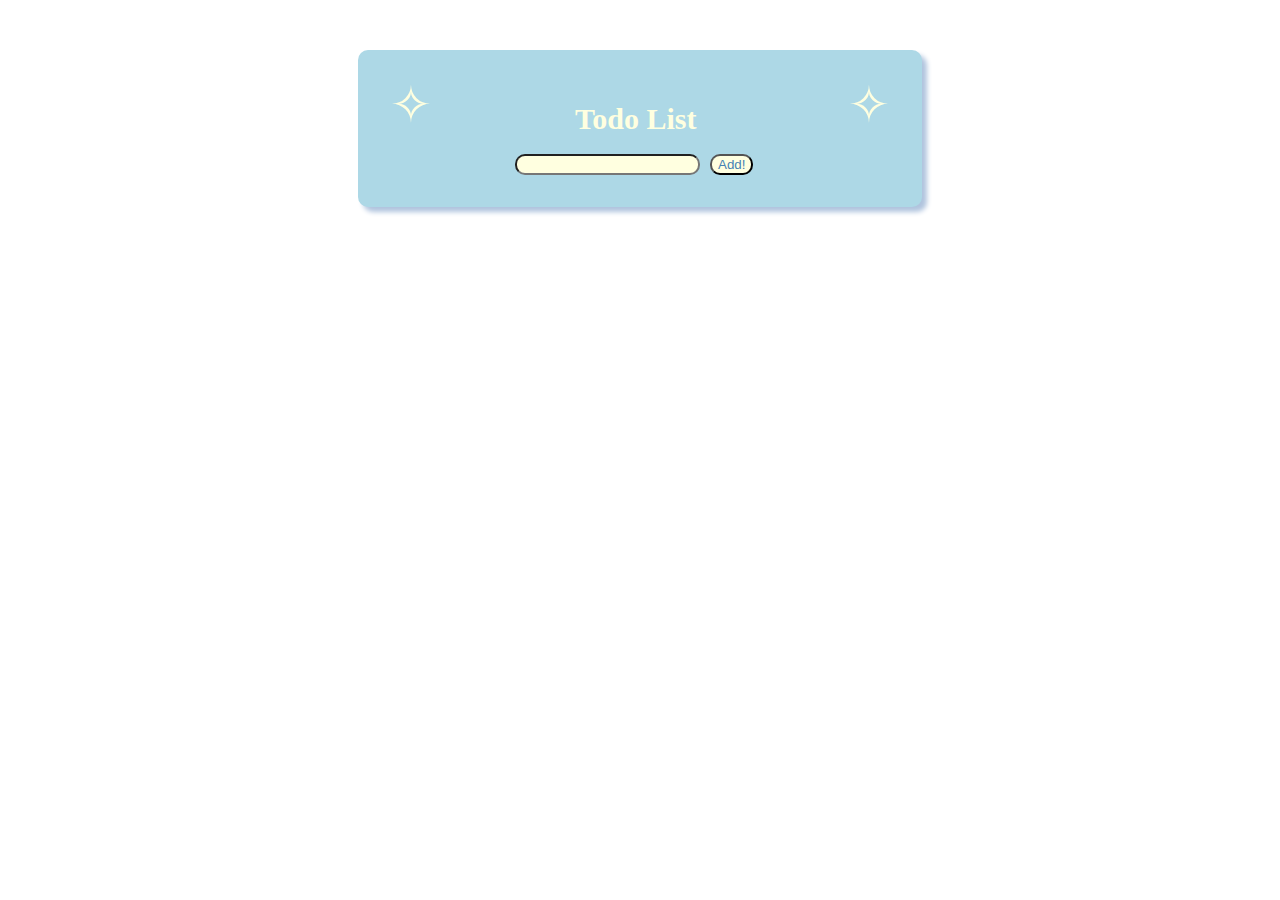
<file: homeworks/week7/hw3/index.html>
<!DOCTYPE HTML>

<html>
	<head>
		<meta charset="utf-8">

		<title>Todo List</title>
		<meta name="viewport" content="width=device-width, initial-scale=1">
		<link rel="stylesheet" href="index.css" />
		<link rel="stylesheet" href="https://necolas.github.io/normalize.css/8.0.1/normalize.css" />

		<style>
			
		</style>
	</head>

	<body>
		<div class="wrapper">
			<h1 class="title"> Todo List </h1>
			<div class=pins>
				<div>✧</div>
				<div>✧</div>
			</div>
			<input class="input-todo" type="text" /><button class="btn-new">Add!</button>
			<div class="todos">
			</div>
			
		</div>
		<script src="index.js"></script>
	</body>
</html>
</file>
<file: examples/week10/restaurant-demo/style.css>
* {
  box-sizing: border-box;
}

h2 {
  margin: 0;
}

.navbar {
  box-shadow: -1.4px -1.4px 6px 0 #97a2a0;
}
.navbar .wrapper {
  display: flex;
  justify-content: space-between;
  align-items: center;
  height: 84px;
  background: white;
  padding: 0px 20px;
}

.navbar__site-name a {
  color: #489846;
  font-size: 36px;
  text-decoration: none;
}

.navbar__list {
  list-style: none;
  margin: 0;
  padding: 0;
  display: flex;
  font-size: 18px;
}

.navbar__list li {
  margin-left: 12px;
  border-radius: 8px;
  transition: background 0.1s;
}

.navbar__list li.active, .navbar__list li:hover {
  background: #ff7286;
}

.navbar__list li.active a,
.navbar__list li:hover a {
  color: white;
}

.navbar__list li a {
  display: block;
  text-decoration: none;
  color: black;
  padding: 12px 24px;
}

.wrapper {
  max-width: 1280px;
  margin: 0 auto;
  padding: 0px 12px;
}

.main-wrapper {
  min-height: calc(100vh - 300px);
}

.banner {
  position: relative;
  height: 450px;
  background: url(images/bg.jpg) center/cover no-repeat;
}

.banner:after {
  content: "";
  position: absolute;
  background: rgba(0, 0, 0, 0.4);
  top: 0;
  left: 0;
  right: 0;
  bottom: 0;
}

.banner h1 {
  display: inline-block;
  position: relative;
  margin: 0;
  color: white;
  z-index: 2;
  top: 50%;
  left: 50%;
  transform: translate(-50%, -50%);
  font-size: 60px;
  font-weight: bold;
}

.section {
  text-align: center;
  margin-top: 80px;
  margin-bottom: 40px;
}

.section__title {
  display: inline-block;
  font-size: 36px;
  border-left: solid 15px #a3dea2;
  padding-left: 16px;
  margin-bottom: 36px;
}

.section__desc {
  font-size: 16px;
  line-height: 2em;
  margin: 0px 0px 68px 0px;
}

.button {
  padding: 60px 80px;
  font-size: 36px;
  color: #3e613d;
  display: inline-block;
  border-radius: 10px;
  cursor: pointer;
  transition: transform 0.1s;
}

.button:hover {
  transform: scale(1.1);
}

.btn-order {
  background: #a8e8e1;
}

.btn-query {
  margin-left: 23px;
  background: #f9f9b5;
}

.section__images {
  display: flex;
}

.section__images div {
  width: 25%;
}

.section__images img {
  width: 100%;
}

.footer__bottom {
  background: #35564b;
  padding: 12px;
  text-align: center;
  color: white;
  font-size: 16px;
}

.footer__top {
  background: #e8efee;
  padding: 32px;
  color: #484848;
}

.footer__top .wrapper {
  display: flex;
  justify-content: space-between;
}

.footer__info {
  margin-right: 16px;
}

.footer__info div + div {
  margin-top: 10px;
}

.footer__site {
  font-size: 36px;
  color: #489846;
}

.section__comments {
  display: flex;
  margin-top: 72px;
}

.comment {
  border-radius: 5px;
  box-shadow: -1.4px -1.4px 4px 0 #d8eaef;
  border: solid 1px #c7e5ec;
  height: 220px;
  padding: 16px;
  position: relative;
}

.comment + .comment {
  margin-left: 16px;
}

.comment__avatar {
  width: 105px;
  height: 105px;
  border-radius: 50%;
  overflow: hidden;
}

.comment__avatar img {
  width: 100%;
  height: 100%;
}

.comment__author {
  display: inline-block;
  position: absolute;
  top: 18px;
  left: 50%;
  transform: translate(-50%, -50%);
}

.comment__author p {
  margin-top: 5px;
  line-height: 18px;
}

.comment__content {
  position: relative;
  top: 40%;
  line-height: 1.5em;
}

.faq-block {
  margin: 0 auto;
  max-width: 768px;
}

.faq-item {
  display: flex;
  text-align: left;
  padding-bottom: 24px;
  border-bottom: solid 1px #a6e2c0;
  overflow: hidden;
  cursor: pointer;
}

.faq-item:not(:first-child) {
  margin-top: 24px;
}

.faq-item__number {
  color: #70b282;
  font-size: 24px;
  margin-right: 16px;
  line-height: 24px;
}

.faq-item__content h2 {
  font-size: 18px;
  margin: 0;
  font-weight: normal;
  line-height: 24px;
}

.faq-item__content p {
  font-size: 16px;
}

.faq-item--hide {
  height: 15px;
}

.hide {
  display: none;
}

.section-lottery {
  position: relative;
  height: 600px;
  background: url(images/bg.jpg) center/cover no-repeat;
}

.section-lottery.first-prize {
  background-image: url(images/first.jpg);
}

.section-lottery.second-prize {
  background-image: url(images/tv.jpg);
}

.section-lottery.third-prize {
  background-image: url(images/yt.jpg);
}

.section-lottery.none-prize {
  background: black;
  color: white;
}

.section-lottery:after {
  content: "";
  position: absolute;
  background: rgba(0, 0, 0, 0.4);
  top: 0;
  left: 0;
  right: 0;
  bottom: 0;
}

.lottery-result {
  position: relative;
  color: white;
  max-width: 800px;
  z-index: 2;
  top: 50%;
  left: 50%;
  transform: translate(-50%, -50%);
  text-align: center;
}

.lottery-result__title {
  margin-bottom: 48px;
  font-size: 36px;
}

.lottery-result__btn {
  color: white;
  max-width: 330px;
  text-align: center;
  background: #e62a45;
  padding: 16px 0px;
  border-radius: 8px;
  cursor: pointer;
  margin: 0 auto;
}

.lottery-info {
  max-width: 500px;
  background: white;
  position: relative;
  margin: 0;
  color: white;
  z-index: 2;
  top: 50%;
  left: 50%;
  transform: translate(-50%, -50%);
}

.lottery-info {
  text-align: center;
  padding: 40px 40px 24px 20px;
  border-radius: 16px;
  color: #322929;
}

.lottery-info__title {
  font-size: 24px;
  font-weight: bold;
  color: #5ec1b6;
  margin-bottom: 24px;
}

.lottery-info__detail {
  display: flex;
  align-items: flex-start;
  border-bottom: 1px solid rgba(0,0,0,0.2);
  padding-bottom: 12px;
  margin-bottom: 24px;
  font-size: 16px;
}

.lottery-info__detail-title {
  font-weight: bold;
  font-size: 18px;
  width: 90px;
}

.lottery-info__detail-content {
  margin-left: 12px;
  flex: 1;
  text-align: left;
  line-height: 1.5em;
}

.lottery-info__btn {
  color: white;
  width: 80%;
  text-align: center;
  background: #e62a45;
  padding: 16px 0px;
  border-radius: 8px;
  cursor: pointer;
  margin: 0 auto;
}

@media(max-width: 768px) {
  .navbar .wrapper {
    height: 120px;
    flex-direction: column;
    justify-content: space-between;
    padding: 0px;
  }

  .navbar__site-name {
    margin-top: 10px;
  }

  .navbar__list {
    display: flex;
    width: 100%;
  }

  .navbar__list li {
    flex: 1;
    margin-left: 0;
    border-radius: 0;
    text-align: center;
  }

  .btn-query {
    margin-left: 0;
    margin-top: 16px;
  }

  .section__images {
    flex-direction: column;

  }

  .section__images div {
    width: 100%;
  }

  .footer__top .wrapper {
    flex-direction: column-reverse;
  }

  .footer__info {
    margin-right: 0;
    margin-top: 16px;
  }

  .section__comments {
    flex-direction: column;
  }

  .comment + .comment {
    margin-left: 0;
    margin-top: 82px;
  }

  .lottery-info {
    transform: none;
    top: 0;
    left: 0;
    border-radius: 0;
  }
}
</file>
<file: homeworks/week6/hw1/index_css.css>
.navbar{
	box-shadow: -1.4px -1.4px 6px 0 #97a2a0;
	padding: 0px 24px; /*讓東西不會黏在兩邊*/
} /*因為.navbar .wrapper 有限定高度，所以陰影要加在這層(才會全部都有陰影)*/

.navbar .wrapper {
	display: flex; /*左右並排*/
	justify-content: space-between; /*把 navbar__site-name 跟 navbar__list 往左右兩邊推開*/
	align-items: center; /*讓垂直是置中的*/
	height: 84px;
	background: white;	
}

.navbar__site-name {
	color: #489846;
	font-size: 36px;
}

.navbar__list {
	list-style: none; /*原本使用list時，每一行前面會出現的符號就會消失*/
	margin: 0; /*把預設的 margin 跟 padding 都調掉*/
	padding: 0;
	display: flex; /*一樣要左右並排*//*flex direction 預設是 row 所以他會從左到右排*/
	font-size: 18px;
}

.navbar__list li {
	margin-left: 12px; /*按鈕間的間距*/
	border-radius: 8px; /*把尖角削掉*/
	transition: background 0.1s ease-in; /*漸變*//*ease-in 是一種動畫樣式，可依喜好調整*/
}

.navbar__list li.active, .navbar__list li:hover {
	background: #ff7286;
}

.navbar__list li.active a, .navbar__list li:hover a{
	color: white;
}

.navbar__list li a {
	display: block; /*讓整個按鈕都可以點*/
	text-decoration: none; /*預設是 underline 把他調成 none*/
	color: black;
	padding: 12px 24px;
}

.wrapper {
	max-width: 1280px; /*置中*/
	margin: 0 auto; /*上下是0，左右是 auto*/
	padding: 0px 12px;
} 

.banner {
	position: relative; /*absolute 的定位點是往上找第一個不是 static 的元素，所以把 banner 設成 relative 就可以把暗暗的蓋在上面*/
	height: 450px;
	background: url(2.png) center/cover no-repeat;
}

.banner:after {
	content: ""; /*偽元素一定要加 content 不然不會出現*/
	position: absolute;
	background: rgba(0, 0, 0, 0.3);
	top: 0;
	left: 0;
	right: 0;
	bottom: 0;
}

.banner h1{
	display: inline-block;
	position: relative;
	margin: 0;
	color: white;
	z-index: 2;/*對一般元素加 z-index 沒有用，所以上面要加 relative*/
	top: 50%; /*以左上角為中心點離上面50%*/
	left: 50%; /*以左上角為中心點離左邊50%*/
	transform: translate(-50%, -50%); /*照它本身的寬度往左邊移一半*/
	font-size: 60px;
	font-weight: bold;
}

h2 {
	margin: 0;
}

.section {
	text-align: center; /*字都置中*/
	margin-top: 60px;
}

.section__title {
	display: inline-block;
	font-size: 36px;
	border-left: 15px solid #a3dea2;
	margin-bottom: 36px; /*margin 是對外*/
	padding-left: 16px; /*padding 是對內*/
}

.section__desc {
	font-size: 16px;
	line-height: 2em
	margin: 0px 0px 68px 0px; /*順序是上右下左*/
}

.button {
	padding: 60px 80px;
	font-size: 36px;
	color: #3e613d;
	display: inline-block;
	border-radius: 10px;
	cursor: pointer; /*讓滑鼠移上去時候可以點*/
	transition: transform 0.1s;
}

.button:hover {
	transform: scale(1.1);
}

.btn-order {
	background: #a8e8e1;
}

.btn-query {
	margin-left: 23px;
	background: #f9f9b5;
}

.section__images {
	display: flex;
}

.section__images div {
	width: 25%;
}

.section__images img {
	width: 100%;
}

.footer {
	margin-top: 48px;
}

.footer__top {
	background: #e8efee;
	padding: 32px;
	color: #484848;
}

.footer__top .wrapper{
	display: flex;
	justify-content: space-between;
}

.footer__info div + div { /*div 後面的 div 才要 margin-top*/
	margin-top: 10px;
}

.footer__info div, .footer__social-media {
	font-size: 14px;
}

.footer__site {
	font-size: 36px;
	color: #489846;
}

.footer__bottom {
	background: #35564b;
	padding: 12px 0px;
	text-align: center;
	color: white;
	font-size: 16px;
}

/*自己動手做，網友評論區*/
.section__comments {
	display: flex;
	margin-top: 72px;
}

.comment {
	border-radius: 5px;
	box-shadow: -1.4px -1.4px 4px 0 #b8eaef;
	border: solid 1px #c7e5ec;
	height: 200px;
	padding: 16px;
	position: relative;
}

.comment + .comment {
	margin-left: 16px;
}

.comment__avatar {
	width: 105px;
	height: 105px;
	border-radius: 50%;
	overflow: hidden; /*最後這兩個步驟可以讓圖片變成圓形*/
}

.comment__avatar img {
	width: 100%;
	height: 100%;
}

.comment__author {
	display: inline-block;
	position: absolute;
	top: 18px;
	left: 50%;
	transform: translate(-50%, -50%);
}

.comment__author p {
	margin-top: 6px;
	line-height: 18px;
}

.comment__content {
	position: relative;
	top: 40%;
}



/*RWD*/
@media(max-width: 768px) { 
	.navbar .wrapper {
		height: 120px; /*高度加大*/
		flex-direction: column; /*把它變成上下排*/
		justify-content: space-between;
		padding: 0px;
	}

	.navbar__site-name {
		margin-top: 10px;
	}

	.navbar__list {
		display: flex;
		width: 100%;
	}

	.navbar__list li {
		flex: 1;
		margin-left: 0;
		border-radius: 0;
		text-align: center;
	}

	.btn-query {
		margin-left: 0;
		margin-top: 16px;
	}

	.section__images {
		flex-direction: column;
	}

	.section__images div {
		width: 100%;
	}

	.section__commemts {
		flex-direction: column;
	}

	.comment + .comment {
	margin-left: 0;
	margin-top: 82px;
}

}
</file>
<file: homeworks/week6/hw2/index_css.css>
body {
	background: rgba(0, 0, 0, 0.3);
}

.wrapper {
	max-width: 645px;
	background: white;
	margin: 10% auto; /*margin 左右自動距離，會自動置中*/
	boxshadow: 1.8px 2.4px 5px 0 rgba(0, 0, 0, 0.3);
	border-top: solid 8px #fad312;
	padding: 64px 32px;
}

.apply-form__title {
	margin: 0;
	font-size: 36px;
	font-weight: bold;
}

.apply-form__dsc {
	margin-top: 32px;
	font-size: 14px;
}

.apply-form__notice {
	color: #e74149;
	font-size: 16px;
	margin-top: 20px;
}

.input-block {
	margin-top: 55px;
}

.input-block__title {
	font-size: 20px
}

.input-block__desc {
	font-size: 14px;
	margin-top: 8px;
}

.input-block__input {
	margin-top: 20px;
}

.input-block__input input[typr=text] { /*針對 type=text 的 input 做這些事情，其他的  input 沒有要調*/
	border: solid 1px #d0d0d0;
	font-size: 16px;
	padding: 8px;
}

.input-block__input label {
	display: block;
	margin-top: 12px;
}

.required:after {
	content: '*';
	color: #e74149;
} /*偽元素*/

.apply-form__submit {
	background: #fad312;
	color: #000000;
	font-size: 15px;
	padding: 12px 32px;
	margin-top: 48px;
	border: none;
	border-radius: 4px;
}

footer {
	background: black;
	color: #999999;
	font-size: 13px;
	text-align: center;
	padding: 24px 12px;
}
</file>
<file: homeworks/week7/hw1/index.css>
body {
	background: rgba(0, 0, 0, 0.3);
}

.wrapper {
	max-width: 645px;
	background: white;
	margin: 10% auto; /*margin 左右自動距離，會自動置中*/
	boxshadow: 1.8px 2.4px 5px 0 rgba(0, 0, 0, 0.3);
	border-top: solid 8px #fad312;
	padding: 64px 32px;
}

.apply-form__title {
	margin: 0;
	font-size: 36px;
	font-weight: bold;
}

.apply-form__dsc {
	margin-top: 32px;
	font-size: 14px;
}

.apply-form__notice {
	color: #e74149;
	font-size: 16px;
	margin-top: 20px;
}

.input-block {
	margin-top: 55px;
}

.input-block__title {
	font-size: 20px
}

.input-block__desc {
	font-size: 14px;
	margin-top: 8px;
}

.input-block__input {
	margin-top: 20px;
}

.input-block__input input[typr=text] { /*針對 type=text 的 input 做這些事情，其他的  input 沒有要調*/
	border: solid 1px #d0d0d0;
	font-size: 16px;
	padding: 8px;
}

.input-block__input label {
	display: block;
	margin-top: 12px;
}

.input-block__error {
	margin-top: 4px;
	color: #e74149;
	position: absolute;
}

.required .input-block__title:after {
	content: '*';
	color: #e74149;
} /*偽元素*/

.apply-form__submit {
	background: #fad312;
	color: #000000;
	font-size: 15px;
	padding: 12px 32px;
	margin-top: 48px;
	border: none;
	border-radius: 4px;
}

footer {
	background: black;
	color: #999999;
	font-size: 13px;
	text-align: center;
	padding: 24px 12px;
}

.hide-error .input-block__error {
	visibility: hidden;
}
</file>
<file: homeworks/week7/hw2/index.css>
.navbar{
	box-shadow: -1.4px -1.4px 6px 0 #97a2a0;
	padding: 0px 24px; /*讓東西不會黏在兩邊*/
} /*因為.navbar .wrapper 有限定高度，所以陰影要加在這層(才會全部都有陰影)*/

.navbar .wrapper {
	display: flex; /*左右並排*/
	justify-content: space-between; /*把 navbar__site-name 跟 navbar__list 往左右兩邊推開*/
	align-items: center; /*讓垂直是置中的*/
	height: 84px;
	background: white;	
}

.navbar__site-name {
	color: #489846;
	font-size: 36px;
}

.navbar__list {
	list-style: none; /*原本使用list時，每一行前面會出現的符號就會消失*/
	margin: 0; /*把預設的 margin 跟 padding 都調掉*/
	padding: 0;
	display: flex; /*一樣要左右並排*//*flex direction 預設是 row 所以他會從左到右排*/
	font-size: 18px;
}

.navbar__list li {
	margin-left: 12px; /*按鈕間的間距*/
	border-radius: 8px; /*把尖角削掉*/
	transition: background 0.1s ease-in; /*漸變*//*ease-in 是一種動畫樣式，可依喜好調整*/
}

.navbar__list li.active, .navbar__list li:hover {
	background: #ff7286;
}

.navbar__list li.active a, .navbar__list li:hover a{
	color: white;
}

.navbar__list li a {
	display: block; /*讓整個按鈕都可以點*/
	text-decoration: none; /*預設是 underline 把他調成 none*/
	color: black;
	padding: 12px 24px;
}

.wrapper {
	max-width: 1280px; /*置中*/
	margin: 0 auto; /*上下是0，左右是 auto*/
	padding: 0px 12px;
} 

.banner {
	position: relative; /*absolute 的定位點是往上找第一個不是 static 的元素，所以把 banner 設成 relative 就可以把暗暗的蓋在上面*/
	height: 450px;
	background: url(2.png) center/cover no-repeat;
}

.banner:after {
	content: ""; /*偽元素一定要加 content 不然不會出現*/
	position: absolute;
	background: rgba(0, 0, 0, 0.3);
	top: 0;
	left: 0;
	right: 0;
	bottom: 0;
}

.banner h1{
	display: inline-block;
	position: relative;
	margin: 0;
	color: white;
	z-index: 2;/*對一般元素加 z-index 沒有用，所以上面要加 relative*/
	top: 50%; /*以左上角為中心點離上面50%*/
	left: 50%; /*以左上角為中心點離左邊50%*/
	transform: translate(-50%, -50%); /*照它本身的寬度往左邊移一半*/
	font-size: 60px;
	font-weight: bold;
}

h2 {
	margin: 0;
}

.section {
	text-align: center; /*字都置中*/
	margin-top: 60px;
}

.section__title {
	display: inline-block;
	font-size: 36px;
	border-left: 15px solid #a3dea2;
	margin-bottom: 36px; /*margin 是對外*/
	padding-left: 16px; /*padding 是對內*/
}

.section__desc {
	font-size: 16px;
	line-height: 2em
	margin: 0px 0px 68px 0px; /*順序是上右下左*/
}

.button {
	padding: 60px 80px;
	font-size: 36px;
	color: #3e613d;
	display: inline-block;
	border-radius: 10px;
	cursor: pointer; /*讓滑鼠移上去時候可以點*/
	transition: transform 0.1s;
}

.button:hover {
	transform: scale(1.1);
}

.btn-order {
	background: #a8e8e1;
}

.btn-query {
	margin-left: 23px;
	background: #f9f9b5;
}

.section__images {
	display: flex;
}

.section__images div {
	width: 25%;
}

.section__images img {
	width: 100%;
}

.footer {
	margin-top: 48px;
}

.footer__top {
	background: #e8efee;
	padding: 32px;
	color: #484848;
}

.footer__top .wrapper{
	display: flex;
	justify-content: space-between;
}

.footer__info div + div { /*div 後面的 div 才要 margin-top*/
	margin-top: 10px;
}

.footer__info div, .footer__social-media {
	font-size: 14px;
}

.footer__site {
	font-size: 36px;
	color: #489846;
}

.footer__bottom {
	background: #35564b;
	padding: 12px 0px;
	text-align: center;
	color: white;
	font-size: 16px;
}

/*自己動手做，網友評論區*/
.section__comments {
	display: flex;
	margin-top: 72px;
}

.comment {
	border-radius: 5px;
	box-shadow: -1.4px -1.4px 4px 0 #b8eaef;
	border: solid 1px #c7e5ec;
	height: 200px;
	padding: 16px;
	position: relative;
}

.comment + .comment {
	margin-left: 16px;
}

.comment__avatar {
	width: 105px;
	height: 105px;
	border-radius: 50%;
	overflow: hidden; /*最後這兩個步驟可以讓圖片變成圓形*/
}

.comment__avatar img {
	width: 100%;
	height: 100%;
}

.comment__author {
	display: inline-block;
	position: absolute;
	top: 18px;
	left: 50%;
	transform: translate(-50%, -50%);
}

.comment__author p {
	margin-top: 6px;
	line-height: 18px;
}

.comment__content {
	position: relative;
	top: 40%;
}



/*RWD*/
@media(max-width: 768px) { 
	.navbar .wrapper {
		height: 120px; /*高度加大*/
		flex-direction: column; /*把它變成上下排*/
		justify-content: space-between;
		padding: 0px;
	}

	.navbar__site-name {
		margin-top: 10px;
	}

	.navbar__list {
		display: flex;
		width: 100%;
	}

	.navbar__list li {
		flex: 1;
		margin-left: 0;
		border-radius: 0;
		text-align: center;
	}

	.btn-query {
		margin-left: 0;
		margin-top: 16px;
	}

	.section__images {
		flex-direction: column;
	}

	.section__images div {
		width: 100%;
	}

	.section__commemts {
		flex-direction: column;
	}

	.comment + .comment {
	margin-left: 0;
	margin-top: 82px;
}

}



/*這次作業新增的部分*/

.faq-block {
	margin: 0 auto;
	max-width: 768px;
}

.faq-item {
	display: flex; /*分成左右兩邊*/
	text-align: left;
	padding-bottom: 24px;
	border-bottom: solid 1px #a6e2c0;
	overflow: hidden;
	cursor: pointer;
}

.faq-item + .faq-item {
	margin-top: 24px;
}
/*另一個方法
.faq-item:not(first-child) {
	margin-top:  24px;
}
*/

.faq-item__number {
	color: #70b282;
	font-size: 24px;
	margin-right: 16px;
	line-height: 24px;
}

.faq-item__content h2 {
	font-size: 18px;
	margin: 0;
	font-weight: normal;
	line-height: 24px;
}

.faq-item__content p {
	font-size: 16px;
}

.faq-item--hide {
	height: 15px;
}
</file>
<file: homeworks/week7/hw3/index.css>
.wrapper {
	max-width: 500px;
	margin: 0 auto;
	margin-top: 50px;
	padding: 32px;
	background: #ADD8E6;
	border-radius: 10px;
	box-shadow: 5px 5px 5px #B0C4DE;
}

.title {
	font-size: 30px;
	color: #FFFFE0;
	margin-left: 185px;

}

.pins {
	display: flex;
	justify-content: space-between;
	font-size: 50px;
	color: #FFFFE0;
	margin-top: -80px;
}

.todo {
	display: flex;
	align-items: center;
	margin-top: 12px;
	padding: 12px;
}

.todo:hover {
	background-color: #F5FFFA;
	transition: all .3s linear;
}

.todo__title {
	flex:  1;
	color: #4682B4;
}

.todo__check {
	width: 20px;
	height: 20px;
	margin-right: 8px;
}

.todo.done .todo__title {
	text-decoration: line-through;
}

.input-todo {
	margin-left: 125px;
	margin-top: 20px;
	border-radius: 10px;
	background-color: #FFFFE0;
}

.btn-new {
	margin-left: 10px;
	border-radius: 10px;
	background-color: #FFFFE0;
	color: #4682B4;
}

.btn-new:hover {
	background: #4682B4;
	color: #FFFFE0;
}

.btn-delete {
	border-radius: 10px;
	background-color: #FFFFE0;
	color: #4682B4;
}

.btn-delete:hover {
	background: #4682B4;
	color: #FFFFE0;
}
</file>
